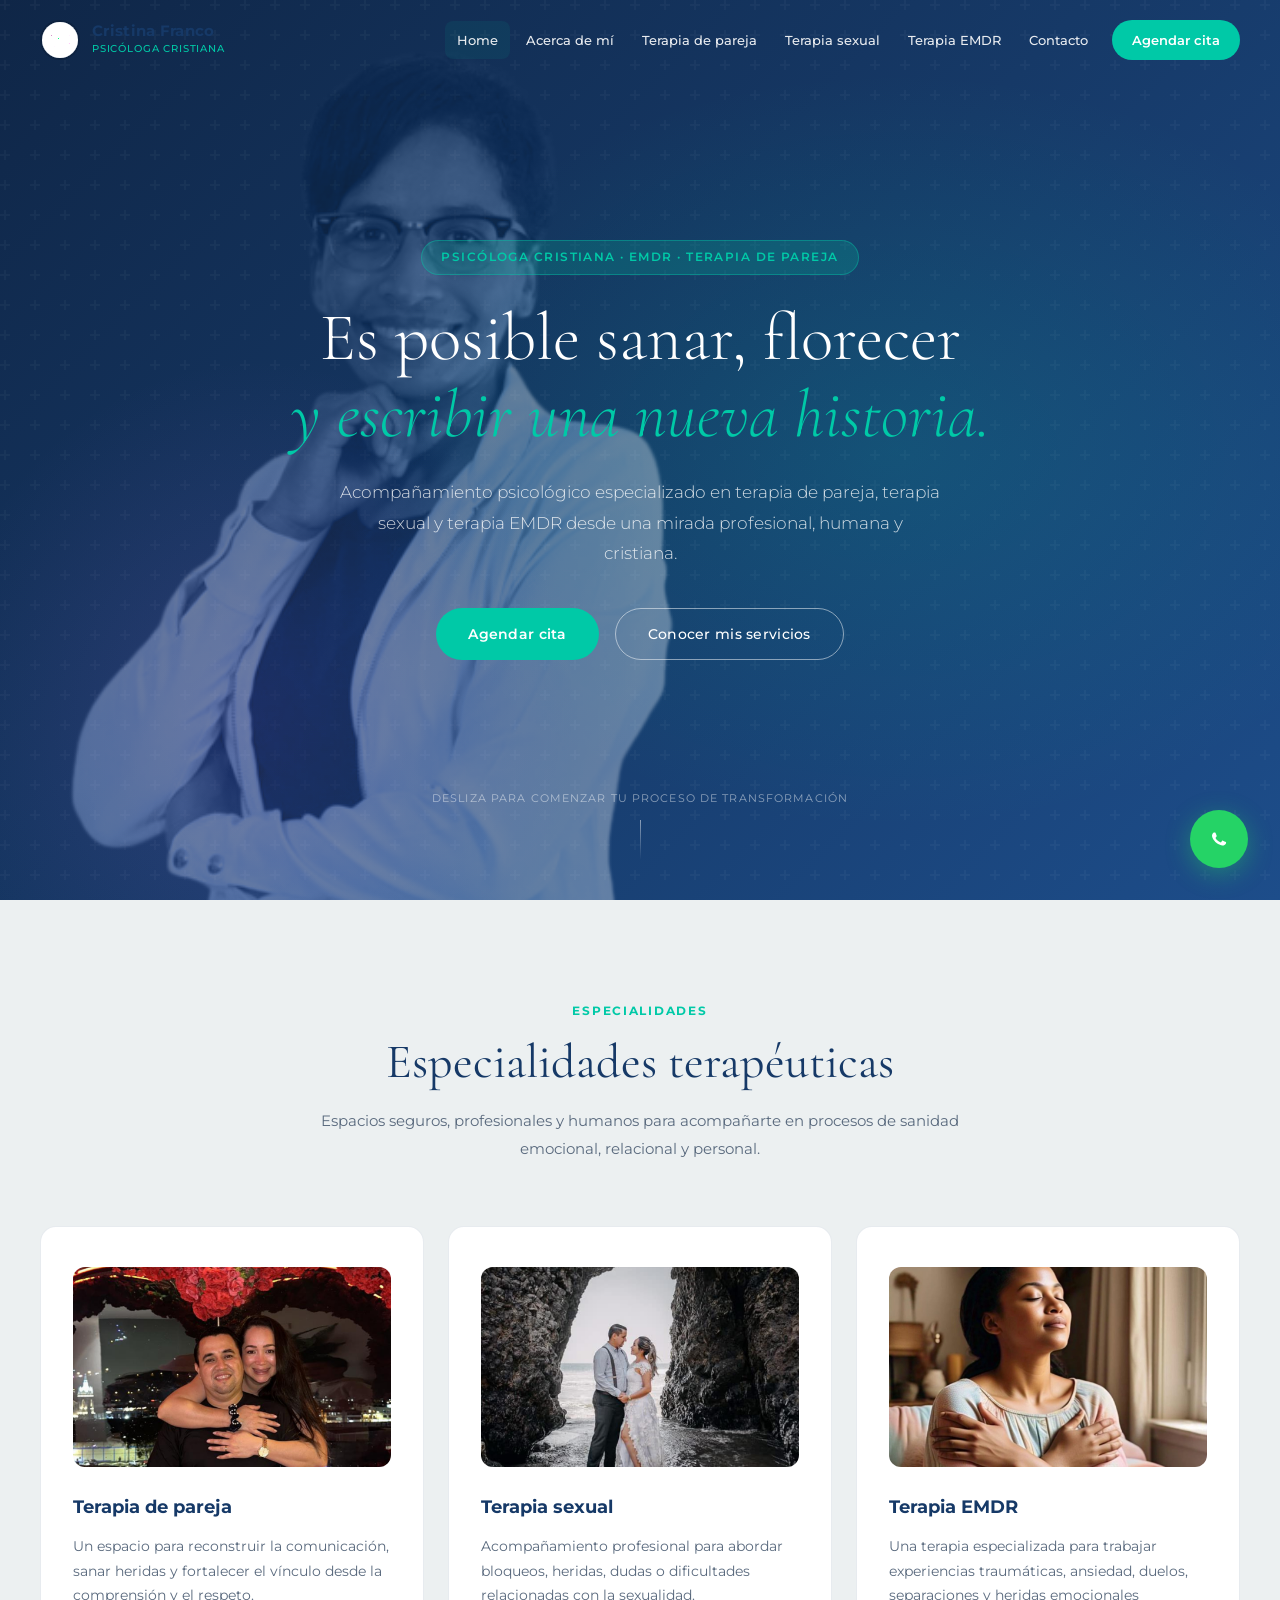
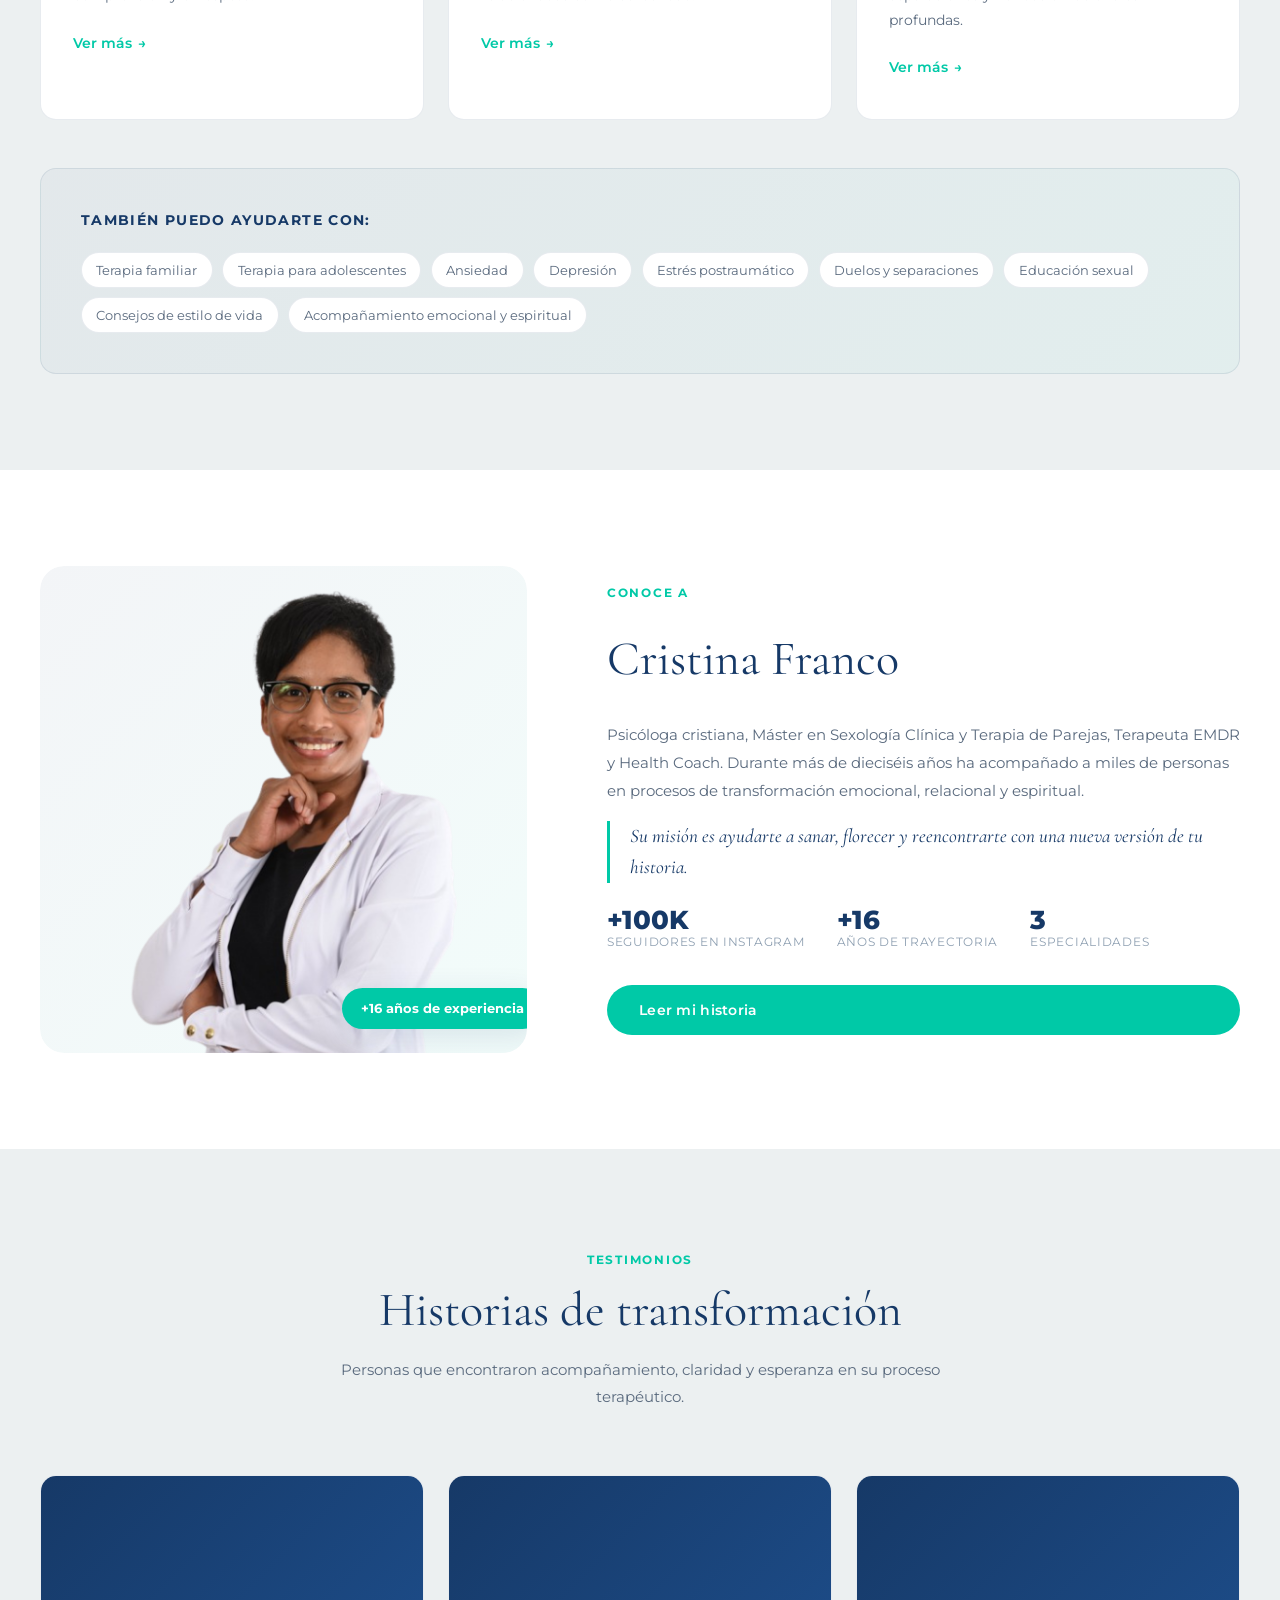
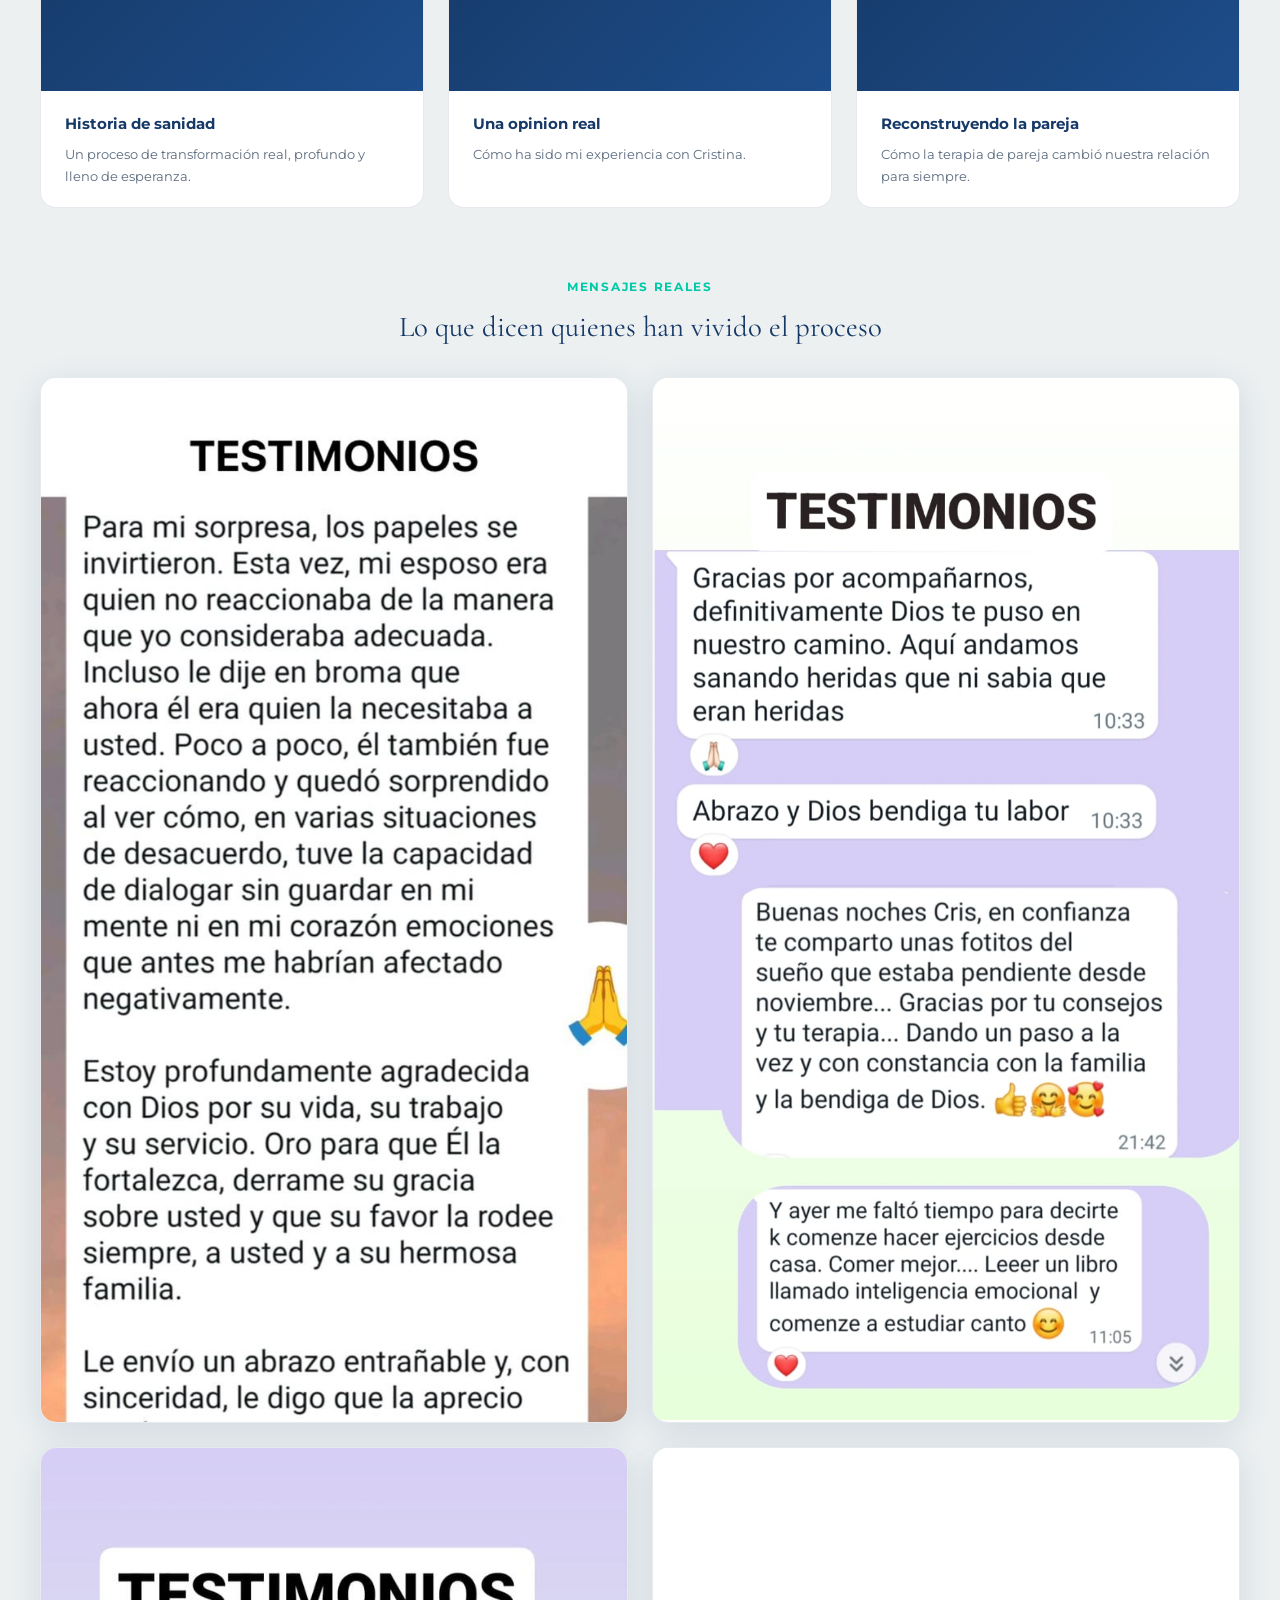
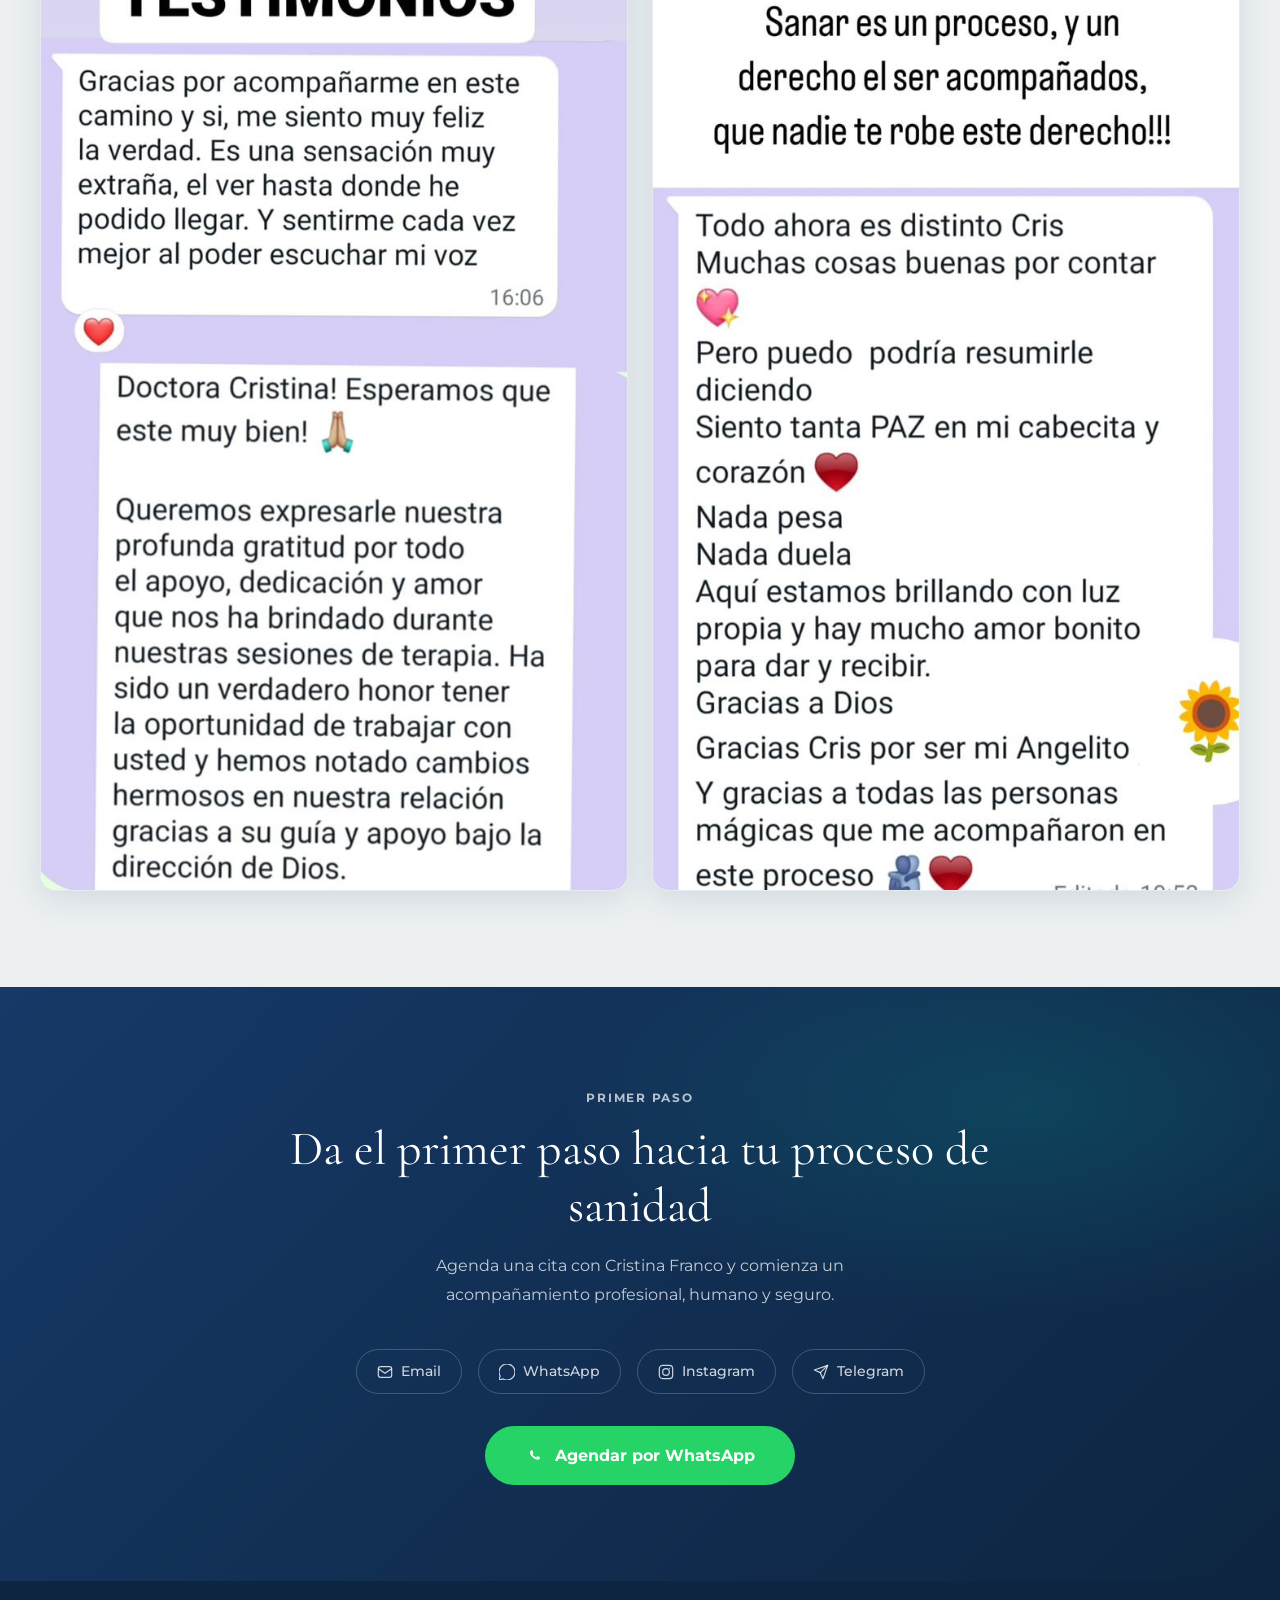
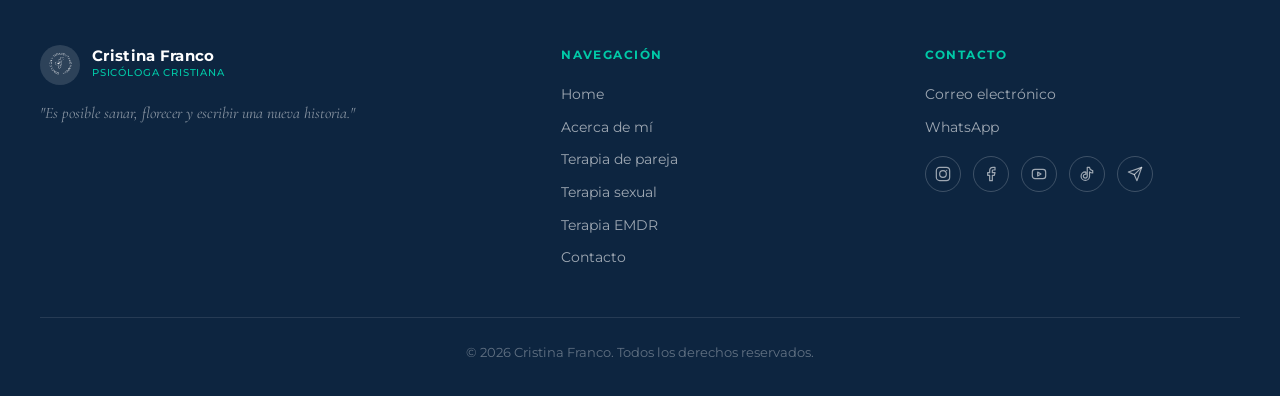
<file: index.html>
<!DOCTYPE html>
<html lang="es">
<head>
  <meta charset="UTF-8" />
  <meta name="viewport" content="width=device-width, initial-scale=1.0" />
  <title>Cristina Franco | Psicóloga Cristiana – Terapia de Pareja, Sexual y EMDR</title>
  <meta name="description" content="Cristina Franco, psicóloga cristiana especialista en terapia de pareja, terapia sexual y terapia EMDR. Más de 16 años acompañando procesos de sanidad emocional." />
  <link rel="icon" type="image/png" href="favicon.png" />
  <link href="https://fonts.googleapis.com/css2?family=Montserrat:ital,wght@0,300;0,400;0,500;0,600;0,700;0,800;1,300;1,400&family=Cormorant+Garamond:ital,wght@0,300;0,400;0,600;1,300;1,400&display=swap" rel="stylesheet" />
  <link rel="stylesheet" href="styles.css" />
</head>
<body>

<!-- HEADER -->
<header class="header" id="header">
  <div class="header-inner">
    <a href="index.html" class="logo">
      <img src="favicon.png" alt="Logo Cristina Franco" class="logo-img" />
      <div class="logo-text">
        <span class="logo-name">Cristina Franco</span>
        <span class="logo-title">Psicóloga Cristiana</span>
      </div>
    </a>
    <nav class="nav" id="nav">
      <a href="index.html" class="nav-link active">Home</a>
      <a href="acerca.html" class="nav-link">Acerca de mí</a>
      <a href="terapia-pareja.html" class="nav-link">Terapia de pareja</a>
      <a href="terapia-sexual.html" class="nav-link">Terapia sexual</a>
      <a href="terapia-emdr.html" class="nav-link">Terapia EMDR</a>
      <a href="contacto.html" class="nav-link">Contacto</a>
      <a href="contacto.html" class="btn-header">Agendar cita</a>
    </nav>
    <button class="hamburger" id="hamburger" aria-label="Menú">
      <span></span><span></span><span></span>
    </button>
  </div>
</header>

<!-- HERO -->
<section class="hero">
  <div class="hero-bg">
    <img src="cristina-hero.png" alt="Cristina Franco" class="hero-photo" />
    <div class="hero-overlay"></div>
    <div class="hero-gradient"></div>
  </div>
  <div class="hero-content">
    <div class="hero-badge animate-fade-up">Psicóloga Cristiana · EMDR · Terapia de Pareja</div>
    <h1 class="hero-title animate-fade-up delay-1">
      Es posible sanar, florecer<br />
      <em>y escribir una nueva historia.</em>
    </h1>
    <p class="hero-sub animate-fade-up delay-2">
      Acompañamiento psicológico especializado en terapia de pareja, terapia sexual y terapia EMDR desde una mirada profesional, humana y cristiana.
    </p>
    <div class="hero-btns animate-fade-up delay-3">
      <a href="https://api.whatsapp.com/send/?phone=593986975737&text=Hola%20vengo%20de%20la%20pagina%20web%20y%20quiero%20agendar%20una%20cita." class="btn-primary" target="_blank">Agendar cita</a>
      <a href="#servicios" class="btn-ghost">Conocer mis servicios</a>
    </div>
  </div>
  <div class="hero-scroll">
    <span>Desliza para comenzar tu proceso de transformación</span>
    <div class="scroll-line"></div>
  </div>
</section>

<!-- SERVICIOS -->
<section class="section" id="servicios">
  <div class="container">
    <div class="section-header reveal">
      <p class="section-label">Especialidades</p>
      <h2 class="section-title">Especialidades terapéuticas</h2>
      <p class="section-sub">Espacios seguros, profesionales y humanos para acompañarte en procesos de sanidad emocional, relacional y personal.</p>
    </div>
    <div class="cards-grid">
      <div class="service-card reveal delay-1">
        <div class="card-icon card-icon-img"><img src="img-pareja.png" alt="Terapia de pareja" /></div>
        <h3>Terapia de pareja</h3>
        <p>Un espacio para reconstruir la comunicación, sanar heridas y fortalecer el vínculo desde la comprensión y el respeto.</p>
        <a href="terapia-pareja.html" class="card-link">Ver más <span>→</span></a>
      </div>
      <div class="service-card reveal delay-2">
        <div class="card-icon card-icon-img"><img src="img-sexual.png" alt="Terapia sexual" /></div>
        <h3>Terapia sexual</h3>
        <p>Acompañamiento profesional para abordar bloqueos, heridas, dudas o dificultades relacionadas con la sexualidad.</p>
        <a href="terapia-sexual.html" class="card-link">Ver más <span>→</span></a>
      </div>
      <div class="service-card reveal delay-3">
        <div class="card-icon card-icon-img"><img src="img-emdr.png" alt="Terapia EMDR" /></div>
        <h3>Terapia EMDR</h3>
        <p>Una terapia especializada para trabajar experiencias traumáticas, ansiedad, duelos, separaciones y heridas emocionales profundas.</p>
        <a href="terapia-emdr.html" class="card-link">Ver más <span>→</span></a>
      </div>
    </div>
    <div class="other-services reveal">
      <p class="other-title">También puedo ayudarte con:</p>
      <div class="other-tags">
        <span>Terapia familiar</span><span>Terapia para adolescentes</span><span>Ansiedad</span>
        <span>Depresión</span><span>Estrés postraumático</span><span>Duelos y separaciones</span>
        <span>Educación sexual</span><span>Consejos de estilo de vida</span><span>Acompañamiento emocional y espiritual</span>
      </div>
    </div>
  </div>
</section>

<!-- SOBRE CRISTINA -->
<section class="section section-alt" id="sobre">
  <div class="container">
    <div class="two-col">
      <div class="col-image reveal">
        <div class="img-frame">
          <div class="img-real">
            <img src="cristina-hero.png" alt="Cristina Franco – Psicóloga Cristiana" />
          </div>
          <div class="img-badge">+16 años de experiencia</div>
        </div>
      </div>
      <div class="col-text reveal delay-2">
        <p class="section-label">Conoce a</p>
        <h2 class="section-title left">Cristina Franco</h2>
        <p class="body-text">Psicóloga cristiana, Máster en Sexología Clínica y Terapia de Parejas, Terapeuta EMDR y Health Coach. Durante más de dieciséis años ha acompañado a miles de personas en procesos de transformación emocional, relacional y espiritual.</p>
        <p class="body-text emotional">Su misión es ayudarte a sanar, florecer y reencontrarte con una nueva versión de tu historia.</p>
        <div class="stats-row">
          <div class="stat"><strong>+100K</strong><span>Seguidores en Instagram</span></div>
          <div class="stat"><strong>+16</strong><span>Años de trayectoria</span></div>
          <div class="stat"><strong>3</strong><span>Especialidades</span></div>
        </div>
        <a href="acerca.html" class="btn-primary">Leer mi historia</a>
      </div>
    </div>
  </div>
</section>

<!-- TESTIMONIOS -->
<section class="section" id="testimonios">
  <div class="container">
    <div class="section-header reveal">
      <p class="section-label">Testimonios</p>
      <h2 class="section-title">Historias de transformación</h2>
      <p class="section-sub">Personas que encontraron acompañamiento, claridad y esperanza en su proceso terapéutico.</p>
    </div>

    <!-- Videos -->
    <div class="video-grid">
      <div class="video-card reveal delay-1">
        <div class="video-wrap">
          <iframe src="https://www.youtube.com/embed/51bfilXAvIU" frameborder="0" allowfullscreen title="Testimonio 1"></iframe>
        </div>
        <div class="video-info">
          <h4>Historia de sanidad</h4>
          <p>Un proceso de transformación real, profundo y lleno de esperanza.</p>
        </div>
      </div>
      <div class="video-card reveal delay-2">
        <div class="video-wrap">
          <iframe src="https://www.youtube.com/embed/tVvbt_k2ZFs" frameborder="0" allowfullscreen title="Testimonio 2"></iframe>
        </div>
        <div class="video-info">
          <h4>Una opinion real</h4>
          <p>Cómo ha sido mi experiencia con Cristina.</p>
        </div>
      </div>
      <div class="video-card reveal delay-3">
        <div class="video-wrap">
          <iframe src="https://www.youtube.com/embed/4Ptkm4jHZpw" frameborder="0" allowfullscreen title="Testimonio 3"></iframe>
        </div>
        <div class="video-info">
          <h4>Reconstruyendo la pareja</h4>
          <p>Cómo la terapia de pareja cambió nuestra relación para siempre.</p>
        </div>
      </div>
    </div>

    <!-- Testimonios escritos -->
    <div class="section-header reveal" style="margin-top:4rem;margin-bottom:2rem;">
      <p class="section-label">Mensajes reales</p>
      <h3 class="section-title" style="font-size:1.8rem;">Lo que dicen quienes han vivido el proceso</h3>
    </div>
    <div class="testimonios-foto-grid">
      <div class="testimonio-foto-card reveal delay-1">
        <img src="testimonio-1.jpg" alt="Testimonio 1" loading="lazy" />
      </div>
      <div class="testimonio-foto-card reveal delay-2">
        <img src="testimonio-2.jpg" alt="Testimonio 2" loading="lazy" />
      </div>
      <div class="testimonio-foto-card reveal delay-3">
        <img src="testimonio-3.jpg" alt="Testimonio 3" loading="lazy" />
      </div>
      <div class="testimonio-foto-card reveal delay-1">
        <img src="testimonio-4.jpg" alt="Testimonio 4" loading="lazy" />
      </div>
    </div>

  </div>
</section>

<!-- CONTACTO HOME -->
<section class="section contact-section" id="contacto">
  <div class="container">
    <div class="contact-inner reveal">
      <p class="section-label light">Primer paso</p>
      <h2 class="section-title light">Da el primer paso hacia tu proceso de sanidad</h2>
      <p class="contact-sub">Agenda una cita con Cristina Franco y comienza un acompañamiento profesional, humano y seguro.</p>
      <div class="contact-links">
        <a href="mailto:consultordesaludfamiliar7@gmail.com" class="contact-item">
          <svg viewBox="0 0 24 24" fill="none"><rect x="2" y="4" width="20" height="16" rx="3" stroke="currentColor" stroke-width="1.8"/><path d="M2 7l10 7 10-7" stroke="currentColor" stroke-width="1.8"/></svg>
          Email
        </a>
        <a href="https://api.whatsapp.com/send/?phone=593986975737&text=Hola%20vengo%20de%20la%20pagina%20web%20y%20quiero%20agendar%20una%20cita." class="contact-item" target="_blank">
          <svg viewBox="0 0 24 24" fill="none"><path d="M20.5 3.5A11.95 11.95 0 0012 0C5.37 0 0 5.37 0 12a11.95 11.95 0 001.67 6.06L0 24l6.12-1.61A11.94 11.94 0 0012 24c6.63 0 12-5.37 12-12 0-3.19-1.25-6.21-3.5-8.5z" stroke="currentColor" stroke-width="1.8"/></svg>
          WhatsApp
        </a>
        <a href="https://www.instagram.com/psicologacristinafranco/" class="contact-item" target="_blank">
          <svg viewBox="0 0 24 24" fill="none"><rect x="2" y="2" width="20" height="20" rx="5" stroke="currentColor" stroke-width="1.8"/><circle cx="12" cy="12" r="5" stroke="currentColor" stroke-width="1.8"/><circle cx="17.5" cy="6.5" r="1" fill="currentColor"/></svg>
          Instagram
        </a>
        <a href="https://t.me/psic_cristina_franco" class="contact-item" target="_blank">
          <svg viewBox="0 0 24 24" fill="none"><path d="M22 2L11 13" stroke="currentColor" stroke-width="1.8" stroke-linecap="round" stroke-linejoin="round"/><path d="M22 2L15 22l-4-9-9-4 20-7z" stroke="currentColor" stroke-width="1.8" stroke-linecap="round" stroke-linejoin="round"/></svg>
          Telegram
        </a>
      </div>
      <a href="https://api.whatsapp.com/send/?phone=593986975737&text=Hola%20vengo%20de%20la%20pagina%20web%20y%20quiero%20agendar%20una%20cita." class="btn-wa" target="_blank">
        <svg viewBox="0 0 24 24" fill="currentColor" width="20" height="20"><path d="M17.472 14.382c-.297-.149-1.758-.867-2.03-.967-.273-.099-.471-.148-.67.15-.197.297-.767.966-.94 1.164-.173.199-.347.223-.644.075-.297-.15-1.255-.463-2.39-1.475-.883-.788-1.48-1.761-1.653-2.059-.173-.297-.018-.458.13-.606.134-.133.298-.347.446-.52.149-.174.198-.298.298-.497.099-.198.05-.371-.025-.52-.075-.149-.669-1.612-.916-2.207-.242-.579-.487-.5-.669-.51-.173-.008-.371-.01-.57-.01-.198 0-.52.074-.792.372-.272.297-1.04 1.016-1.04 2.479 0 1.462 1.065 2.875 1.213 3.074.149.198 2.096 3.2 5.077 4.487.709.306 1.262.489 1.694.625.712.227 1.36.195 1.871.118.571-.085 1.758-.719 2.006-1.413.248-.694.248-1.289.173-1.413-.074-.124-.272-.198-.57-.347z"/></svg>
        Agendar por WhatsApp
      </a>
    </div>
  </div>
</section>

<!-- FOOTER -->
<footer class="footer">
  <div class="container">
    <div class="footer-grid">
      <div class="footer-brand">
        <a href="index.html" class="logo logo-light">
          <img src="7.png" alt="Logo Cristina Franco" class="logo-img logo-img-light" />
          <div class="logo-text"><span class="logo-name">Cristina Franco</span><span class="logo-title">Psicóloga Cristiana</span></div>
        </a>
        <p class="footer-tagline">"Es posible sanar, florecer y escribir una nueva historia."</p>
      </div>
      <div class="footer-nav">
        <h5>Navegación</h5>
        <a href="index.html">Home</a>
        <a href="acerca.html">Acerca de mí</a>
        <a href="terapia-pareja.html">Terapia de pareja</a>
        <a href="terapia-sexual.html">Terapia sexual</a>
        <a href="terapia-emdr.html">Terapia EMDR</a>
        <a href="contacto.html">Contacto</a>
      </div>
      <div class="footer-contact">
        <h5>Contacto</h5>
        <a href="mailto:consultordesaludfamiliar7@gmail.com">Correo electrónico</a>
        <a href="https://api.whatsapp.com/send/?phone=593986975737&text=Hola%20vengo%20de%20la%20pagina%20web%20y%20quiero%20agendar%20una%20cita." target="_blank">WhatsApp</a>
        <div class="social-row">
          <a href="https://www.instagram.com/psicologacristinafranco/" target="_blank" aria-label="Instagram"><svg viewBox="0 0 24 24" fill="none"><rect x="2" y="2" width="20" height="20" rx="5" stroke="currentColor" stroke-width="1.8"/><circle cx="12" cy="12" r="5" stroke="currentColor" stroke-width="1.8"/><circle cx="17.5" cy="6.5" r="1" fill="currentColor"/></svg></a>
          <a href="https://www.facebook.com/CrisFrancoC/" target="_blank" aria-label="Facebook"><svg viewBox="0 0 24 24" fill="none"><path d="M18 2h-3a5 5 0 00-5 5v3H7v4h3v8h4v-8h3l1-4h-4V7a1 1 0 011-1h3z" stroke="currentColor" stroke-width="1.8" stroke-linejoin="round"/></svg></a>
          <a href="https://youtube.com/playlist?list=PLdEfVyNj_Ognds7ngtw7JYfGqXAfa2906&si=lO53yOPcBG0rQOMV" target="_blank" aria-label="YouTube"><svg viewBox="0 0 24 24" fill="none"><rect x="2" y="5" width="20" height="14" rx="4" stroke="currentColor" stroke-width="1.8"/><path d="M10 9l5 3-5 3V9z" stroke="currentColor" stroke-width="1.8" stroke-linejoin="round"/></svg></a>
          <a href="https://vm.tiktok.com/ZMRyhdUm5/" target="_blank" aria-label="TikTok"><svg viewBox="0 0 24 24" fill="none"><path d="M19.59 6.69a4.83 4.83 0 01-3.77-4.25V2h-3.45v13.67a2.89 2.89 0 01-2.88 2.5 2.89 2.89 0 01-2.89-2.89 2.89 2.89 0 012.89-2.89c.28 0 .54.04.79.1V9.01a6.33 6.33 0 00-.79-.05 6.34 6.34 0 00-6.34 6.34 6.34 6.34 0 006.34 6.34 6.34 6.34 0 006.33-6.34V8.89a8.16 8.16 0 004.77 1.52V7a4.85 4.85 0 01-1-.31z" stroke="currentColor" stroke-width="1.8" stroke-linejoin="round"/></svg></a>
          <a href="https://t.me/psic_cristina_franco" target="_blank" aria-label="Telegram"><svg viewBox="0 0 24 24" fill="none"><path d="M22 2L11 13" stroke="currentColor" stroke-width="1.8" stroke-linecap="round" stroke-linejoin="round"/><path d="M22 2L15 22l-4-9-9-4 20-7z" stroke="currentColor" stroke-width="1.8" stroke-linecap="round" stroke-linejoin="round"/></svg></a>
        </div>
      </div>
    </div>
    <div class="footer-bottom"><p>© 2026 Cristina Franco. Todos los derechos reservados.</p></div>
  </div>
</footer>

<!-- WhatsApp FAB -->
<a href="https://api.whatsapp.com/send/?phone=593986975737&text=Hola%20vengo%20de%20la%20pagina%20web%20y%20quiero%20agendar%20una%20cita." class="whatsapp-fab" target="_blank" aria-label="WhatsApp"><svg viewBox="0 0 24 24" fill="currentColor"><path d="M17.472 14.382c-.297-.149-1.758-.867-2.03-.967-.273-.099-.471-.148-.67.15-.197.297-.767.966-.94 1.164-.173.199-.347.223-.644.075-.297-.15-1.255-.463-2.39-1.475-.883-.788-1.48-1.761-1.653-2.059-.173-.297-.018-.458.13-.606.134-.133.298-.347.446-.52.149-.174.198-.298.298-.497.099-.198.05-.371-.025-.52-.075-.149-.669-1.612-.916-2.207-.242-.579-.487-.5-.669-.51-.173-.008-.371-.01-.57-.01-.198 0-.52.074-.792.372-.272.297-1.04 1.016-1.04 2.479 0 1.462 1.065 2.875 1.213 3.074.149.198 2.096 3.2 5.077 4.487.709.306 1.262.489 1.694.625.712.227 1.36.195 1.871.118.571-.085 1.758-.719 2.006-1.413.248-.694.248-1.289.173-1.413-.074-.124-.272-.198-.57-.347z"/></svg></a>

<script src="scripts.js"></script>
</body>
</html>
</file>
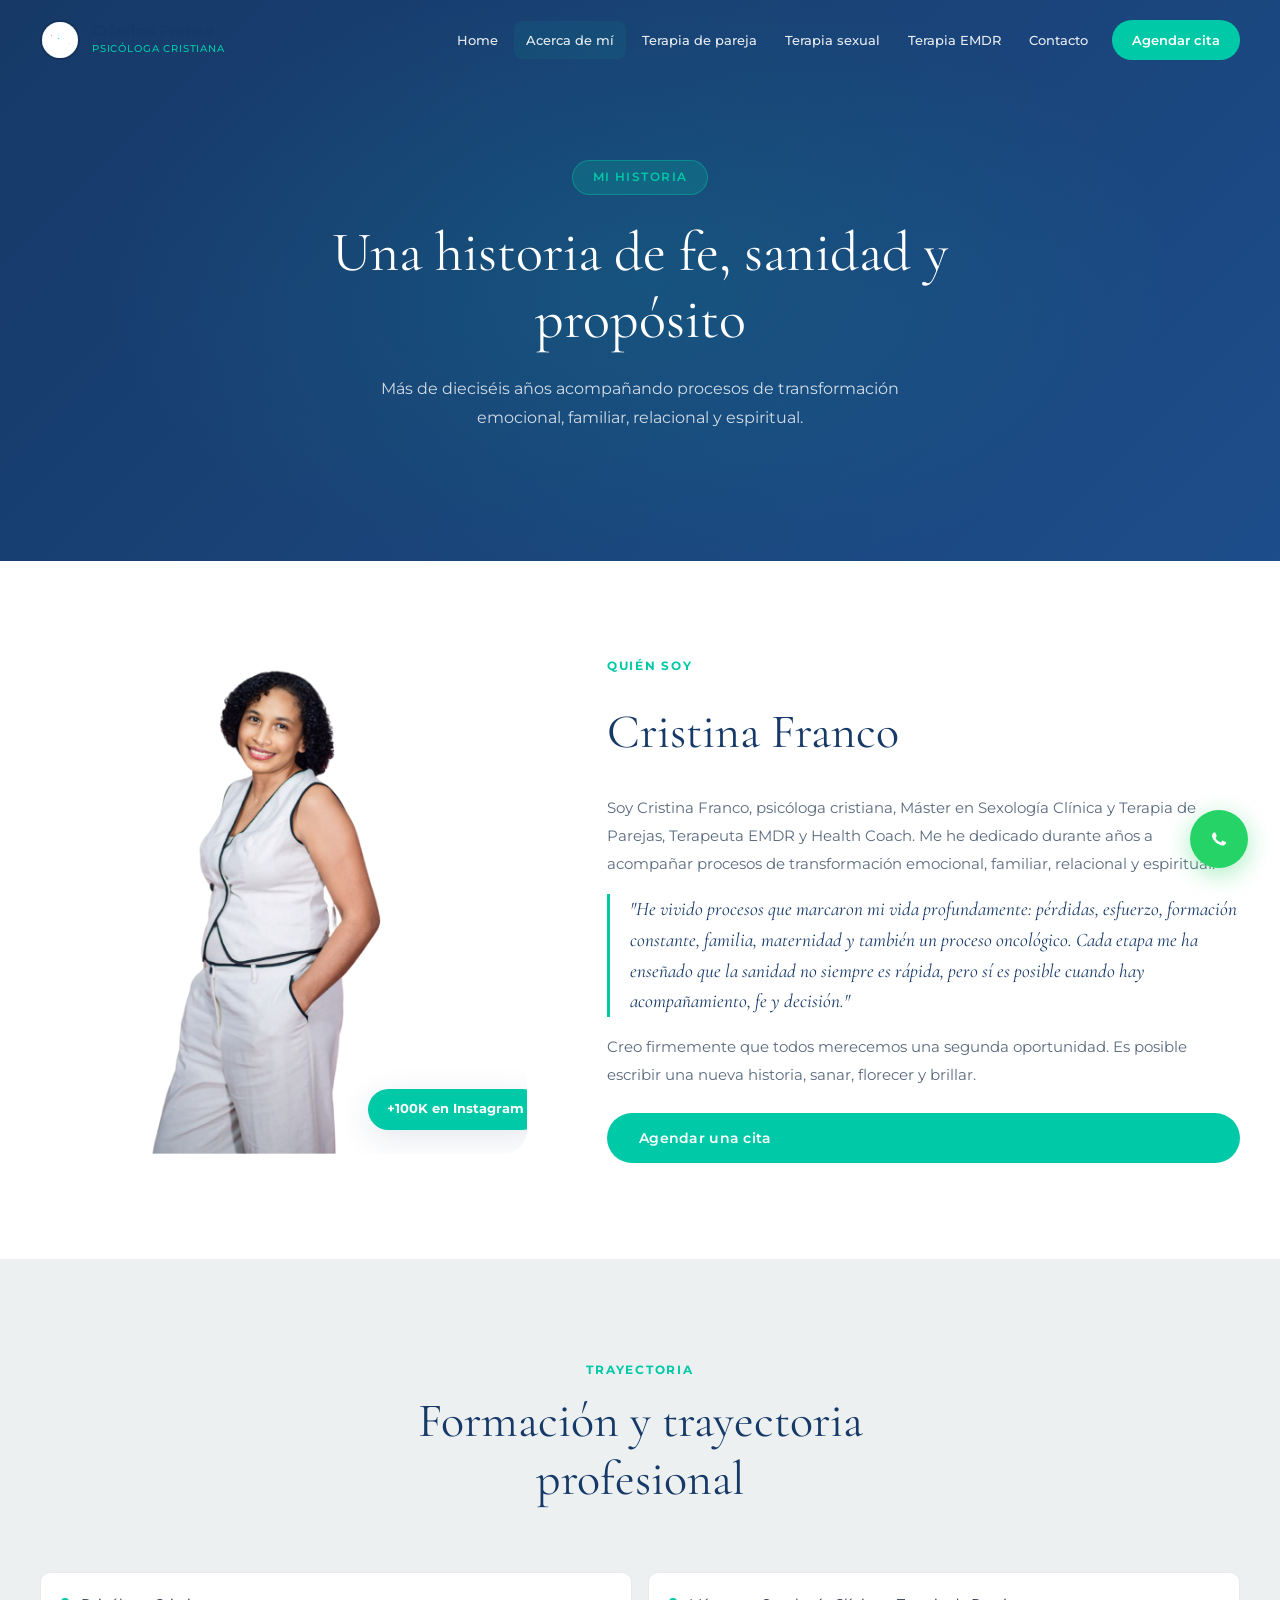
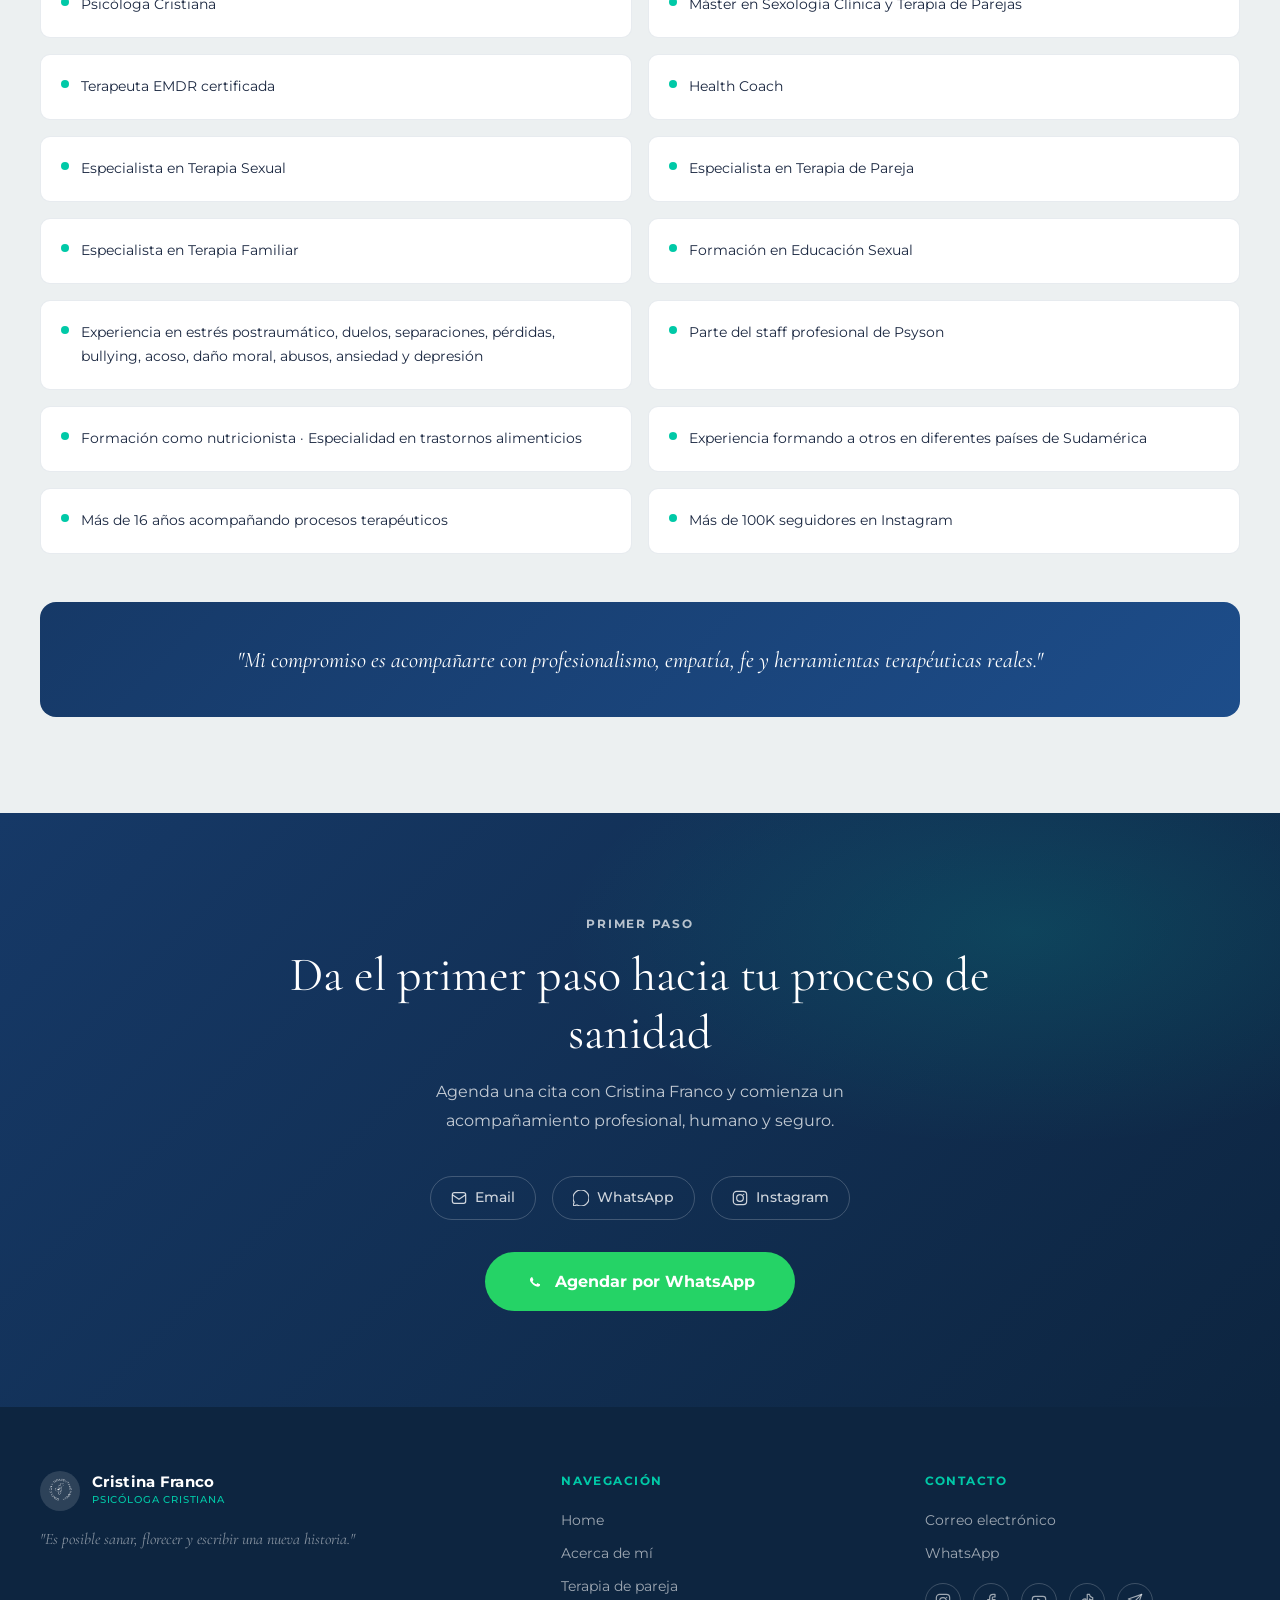
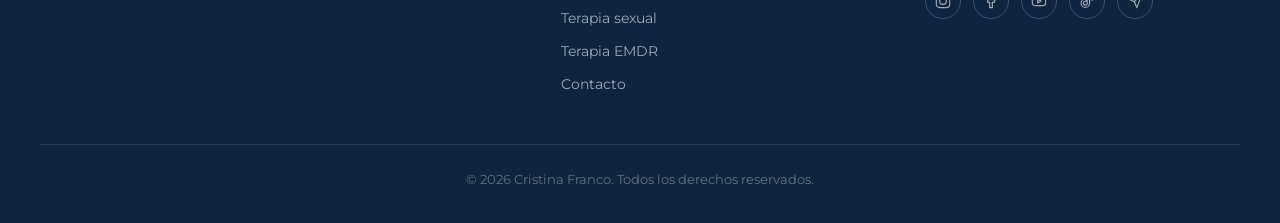
<file: acerca.html>
<!DOCTYPE html>
<html lang="es">
<head>
  <meta charset="UTF-8"/>
  <meta name="viewport" content="width=device-width, initial-scale=1.0"/>
  <title>Acerca de mí | Cristina Franco – Psicóloga Cristiana</title>
  <meta name="description" content="Conoce la historia, formación y trayectoria de Cristina Franco, psicóloga cristiana con más de 16 años de experiencia."/>
  <link rel="icon" type="image/png" href="favicon.png" />
  <link href="https://fonts.googleapis.com/css2?family=Montserrat:ital,wght@0,300;0,400;0,500;0,600;0,700;0,800;1,300;1,400&family=Cormorant+Garamond:ital,wght@0,300;0,400;0,600;1,300;1,400&display=swap" rel="stylesheet"/>
  <link rel="stylesheet" href="styles.css"/>
</head>
<body>

<header class="header scrolled" id="header">
  <div class="header-inner">
    <a href="index.html" class="logo">
      <img src="favicon.png" alt="Logo Cristina Franco" class="logo-img" />
      <div class="logo-text"><span class="logo-name">Cristina Franco</span><span class="logo-title">Psicóloga Cristiana</span></div>
    </a>
    <nav class="nav" id="nav">
      <a href="index.html" class="nav-link">Home</a>
      <a href="acerca.html" class="nav-link active">Acerca de mí</a>
      <a href="terapia-pareja.html" class="nav-link">Terapia de pareja</a>
      <a href="terapia-sexual.html" class="nav-link">Terapia sexual</a>
      <a href="terapia-emdr.html" class="nav-link">Terapia EMDR</a>
      <a href="contacto.html" class="nav-link">Contacto</a>
      <a href="contacto.html" class="btn-header">Agendar cita</a>
    </nav>
    <button class="hamburger" id="hamburger"><span></span><span></span><span></span></button>
  </div>
</header>

<!-- PAGE HERO -->
<section class="page-hero">
  <div class="page-hero-content animate-fade-up">
    <div class="hero-badge">Mi historia</div>
    <h1>Una historia de fe, sanidad y propósito</h1>
    <p>Más de dieciséis años acompañando procesos de transformación emocional, familiar, relacional y espiritual.</p>
  </div>
</section>

<!-- BIOGRAPHY -->
<section class="section section-alt">
  <div class="container">
    <div class="two-col">
      <div class="col-image reveal">
        <div class="img-frame">
          <img src="cristina-acerca.png" alt="Cristina Franco" style="width:100%;height:100%;object-fit:cover;border-radius:24px;" />
          <div class="img-badge">+100K en Instagram</div>
        </div>
      </div>
      <div class="col-text reveal delay-2">
        <p class="section-label">Quién soy</p>
        <h2 class="section-title left">Cristina Franco</h2>
        <p class="body-text">Soy Cristina Franco, psicóloga cristiana, Máster en Sexología Clínica y Terapia de Parejas, Terapeuta EMDR y Health Coach. Me he dedicado durante años a acompañar procesos de transformación emocional, familiar, relacional y espiritual.</p>
        <p class="body-text emotional">"He vivido procesos que marcaron mi vida profundamente: pérdidas, esfuerzo, formación constante, familia, maternidad y también un proceso oncológico. Cada etapa me ha enseñado que la sanidad no siempre es rápida, pero sí es posible cuando hay acompañamiento, fe y decisión."</p>
        <p class="body-text">Creo firmemente que todos merecemos una segunda oportunidad. Es posible escribir una nueva historia, sanar, florecer y brillar.</p>
        <a href="contacto.html" class="btn-primary" style="margin-top:.5rem">Agendar una cita</a>
      </div>
    </div>
  </div>
</section>

<!-- PORTFOLIO -->
<section class="section portfolio-section">
  <div class="container">
    <div class="section-header reveal">
      <p class="section-label">Trayectoria</p>
      <h2 class="section-title">Formación y trayectoria profesional</h2>
    </div>
    <div class="credentials-grid">
      <div class="credential-item reveal delay-1"><div class="cred-dot"></div>Psicóloga Cristiana</div>
      <div class="credential-item reveal delay-1"><div class="cred-dot"></div>Máster en Sexología Clínica y Terapia de Parejas</div>
      <div class="credential-item reveal delay-2"><div class="cred-dot"></div>Terapeuta EMDR certificada</div>
      <div class="credential-item reveal delay-2"><div class="cred-dot"></div>Health Coach</div>
      <div class="credential-item reveal delay-1"><div class="cred-dot"></div>Especialista en Terapia Sexual</div>
      <div class="credential-item reveal delay-1"><div class="cred-dot"></div>Especialista en Terapia de Pareja</div>
      <div class="credential-item reveal delay-2"><div class="cred-dot"></div>Especialista en Terapia Familiar</div>
      <div class="credential-item reveal delay-2"><div class="cred-dot"></div>Formación en Educación Sexual</div>
      <div class="credential-item reveal delay-1"><div class="cred-dot"></div>Experiencia en estrés postraumático, duelos, separaciones, pérdidas, bullying, acoso, daño moral, abusos, ansiedad y depresión</div>
      <div class="credential-item reveal delay-1"><div class="cred-dot"></div>Parte del staff profesional de Psyson</div>
      <div class="credential-item reveal delay-2"><div class="cred-dot"></div>Formación como nutricionista · Especialidad en trastornos alimenticios</div>
      <div class="credential-item reveal delay-2"><div class="cred-dot"></div>Experiencia formando a otros en diferentes países de Sudamérica</div>
      <div class="credential-item reveal delay-1"><div class="cred-dot"></div>Más de 16 años acompañando procesos terapéuticos</div>
      <div class="credential-item reveal delay-1"><div class="cred-dot"></div>Más de 100K seguidores en Instagram</div>
    </div>
    <div class="commitment-box reveal">
      <p>"Mi compromiso es acompañarte con profesionalismo, empatía, fe y herramientas terapéuticas reales."</p>
    </div>
  </div>
</section>

<!-- CONTACTO -->
<section class="section contact-section" id="contacto">
  <div class="container">
    <div class="contact-inner reveal">
      <p class="section-label light">Primer paso</p>
      <h2 class="section-title light">Da el primer paso hacia tu proceso de sanidad</h2>
      <p class="contact-sub">Agenda una cita con Cristina Franco y comienza un acompañamiento profesional, humano y seguro.</p>
      <div class="contact-links">
        <a href="mailto:consultordesaludfamiliar7@gmail.com" class="contact-item"><svg viewBox="0 0 24 24" fill="none"><rect x="2" y="4" width="20" height="16" rx="3" stroke="currentColor" stroke-width="1.8"/><path d="M2 7l10 7 10-7" stroke="currentColor" stroke-width="1.8"/></svg>Email</a>
        <a href="https://api.whatsapp.com/send/?phone=593986975737&text=Hola%20vengo%20de%20la%20pagina%20web%20y%20quiero%20agendar%20una%20cita." class="contact-item" target="_blank"><svg viewBox="0 0 24 24" fill="none"><path d="M20.5 3.5A11.95 11.95 0 0012 0C5.37 0 0 5.37 0 12a11.95 11.95 0 001.67 6.06L0 24l6.12-1.61A11.94 11.94 0 0012 24c6.63 0 12-5.37 12-12 0-3.19-1.25-6.21-3.5-8.5z" stroke="currentColor" stroke-width="1.8"/></svg>WhatsApp</a>
        <a href="https://www.instagram.com/psicologacristinafranco/" class="contact-item" target="_blank"><svg viewBox="0 0 24 24" fill="none"><rect x="2" y="2" width="20" height="20" rx="5" stroke="currentColor" stroke-width="1.8"/><circle cx="12" cy="12" r="5" stroke="currentColor" stroke-width="1.8"/><circle cx="17.5" cy="6.5" r="1" fill="currentColor"/></svg>Instagram</a>
      </div>
      <a href="https://api.whatsapp.com/send/?phone=593986975737&text=Hola%20vengo%20de%20la%20pagina%20web%20y%20quiero%20agendar%20una%20cita." class="btn-wa" target="_blank"><svg viewBox="0 0 24 24" fill="currentColor" width="20" height="20"><path d="M17.472 14.382c-.297-.149-1.758-.867-2.03-.967-.273-.099-.471-.148-.67.15-.197.297-.767.966-.94 1.164-.173.199-.347.223-.644.075-.297-.15-1.255-.463-2.39-1.475-.883-.788-1.48-1.761-1.653-2.059-.173-.297-.018-.458.13-.606.134-.133.298-.347.446-.52.149-.174.198-.298.298-.497.099-.198.05-.371-.025-.52-.075-.149-.669-1.612-.916-2.207-.242-.579-.487-.5-.669-.51-.173-.008-.371-.01-.57-.01-.198 0-.52.074-.792.372-.272.297-1.04 1.016-1.04 2.479 0 1.462 1.065 2.875 1.213 3.074.149.198 2.096 3.2 5.077 4.487.709.306 1.262.489 1.694.625.712.227 1.36.195 1.871.118.571-.085 1.758-.719 2.006-1.413.248-.694.248-1.289.173-1.413-.074-.124-.272-.198-.57-.347z"/></svg>Agendar por WhatsApp</a>
    </div>
  </div>
</section>

<footer class="footer">
  <div class="container">
    <div class="footer-grid">
      <div class="footer-brand">
        <a href="index.html" class="logo logo-light">
          <img src="7.png" alt="Logo Cristina Franco" class="logo-img logo-img-light" />
          <div class="logo-text"><span class="logo-name">Cristina Franco</span><span class="logo-title">Psicóloga Cristiana</span></div>
        </a>
        <p class="footer-tagline">"Es posible sanar, florecer y escribir una nueva historia."</p>
      </div>
      <div class="footer-nav">
        <h5>Navegación</h5>
        <a href="index.html">Home</a>
        <a href="acerca.html">Acerca de mí</a>
        <a href="terapia-pareja.html">Terapia de pareja</a>
        <a href="terapia-sexual.html">Terapia sexual</a>
        <a href="terapia-emdr.html">Terapia EMDR</a>
        <a href="contacto.html">Contacto</a>
      </div>
      <div class="footer-contact">
        <h5>Contacto</h5>
        <a href="mailto:consultordesaludfamiliar7@gmail.com">Correo electrónico</a>
        <a href="https://api.whatsapp.com/send/?phone=593986975737&text=Hola%20vengo%20de%20la%20pagina%20web%20y%20quiero%20agendar%20una%20cita." target="_blank">WhatsApp</a>
        <div class="social-row">
          <a href="https://www.instagram.com/psicologacristinafranco/" target="_blank" aria-label="Instagram"><svg viewBox="0 0 24 24" fill="none"><rect x="2" y="2" width="20" height="20" rx="5" stroke="currentColor" stroke-width="1.8"/><circle cx="12" cy="12" r="5" stroke="currentColor" stroke-width="1.8"/><circle cx="17.5" cy="6.5" r="1" fill="currentColor"/></svg></a>
          <a href="https://www.facebook.com/CrisFrancoC/" target="_blank" aria-label="Facebook"><svg viewBox="0 0 24 24" fill="none"><path d="M18 2h-3a5 5 0 00-5 5v3H7v4h3v8h4v-8h3l1-4h-4V7a1 1 0 011-1h3z" stroke="currentColor" stroke-width="1.8" stroke-linejoin="round"/></svg></a>
          <a href="https://youtube.com/playlist?list=PLdEfVyNj_Ognds7ngtw7JYfGqXAfa2906&si=lO53yOPcBG0rQOMV" target="_blank" aria-label="YouTube"><svg viewBox="0 0 24 24" fill="none"><rect x="2" y="5" width="20" height="14" rx="4" stroke="currentColor" stroke-width="1.8"/><path d="M10 9l5 3-5 3V9z" stroke="currentColor" stroke-width="1.8" stroke-linejoin="round"/></svg></a>
          <a href="https://vm.tiktok.com/ZMRyhdUm5/" target="_blank" aria-label="TikTok"><svg viewBox="0 0 24 24" fill="none"><path d="M19.59 6.69a4.83 4.83 0 01-3.77-4.25V2h-3.45v13.67a2.89 2.89 0 01-2.88 2.5 2.89 2.89 0 01-2.89-2.89 2.89 2.89 0 012.89-2.89c.28 0 .54.04.79.1V9.01a6.33 6.33 0 00-.79-.05 6.34 6.34 0 00-6.34 6.34 6.34 6.34 0 006.34 6.34 6.34 6.34 0 006.33-6.34V8.89a8.16 8.16 0 004.77 1.52V7a4.85 4.85 0 01-1-.31z" stroke="currentColor" stroke-width="1.8" stroke-linejoin="round"/></svg></a>
          <a href="https://t.me/psic_cristina_franco" target="_blank" aria-label="Telegram"><svg viewBox="0 0 24 24" fill="none"><path d="M22 2L11 13" stroke="currentColor" stroke-width="1.8" stroke-linecap="round" stroke-linejoin="round"/><path d="M22 2L15 22l-4-9-9-4 20-7z" stroke="currentColor" stroke-width="1.8" stroke-linecap="round" stroke-linejoin="round"/></svg></a>
        </div>
      </div>
    </div>
    <div class="footer-bottom"><p>© 2026 Cristina Franco. Todos los derechos reservados.</p></div>
  </div>
</footer>
<a href="https://api.whatsapp.com/send/?phone=593986975737&text=Hola%20vengo%20de%20la%20pagina%20web%20y%20quiero%20agendar%20una%20cita." class="whatsapp-fab" target="_blank" aria-label="WhatsApp"><svg viewBox="0 0 24 24" fill="currentColor"><path d="M17.472 14.382c-.297-.149-1.758-.867-2.03-.967-.273-.099-.471-.148-.67.15-.197.297-.767.966-.94 1.164-.173.199-.347.223-.644.075-.297-.15-1.255-.463-2.39-1.475-.883-.788-1.48-1.761-1.653-2.059-.173-.297-.018-.458.13-.606.134-.133.298-.347.446-.52.149-.174.198-.298.298-.497.099-.198.05-.371-.025-.52-.075-.149-.669-1.612-.916-2.207-.242-.579-.487-.5-.669-.51-.173-.008-.371-.01-.57-.01-.198 0-.52.074-.792.372-.272.297-1.04 1.016-1.04 2.479 0 1.462 1.065 2.875 1.213 3.074.149.198 2.096 3.2 5.077 4.487.709.306 1.262.489 1.694.625.712.227 1.36.195 1.871.118.571-.085 1.758-.719 2.006-1.413.248-.694.248-1.289.173-1.413-.074-.124-.272-.198-.57-.347z"/></svg></a>
<script src="scripts.js"></script>
</body>
</html>
</file>
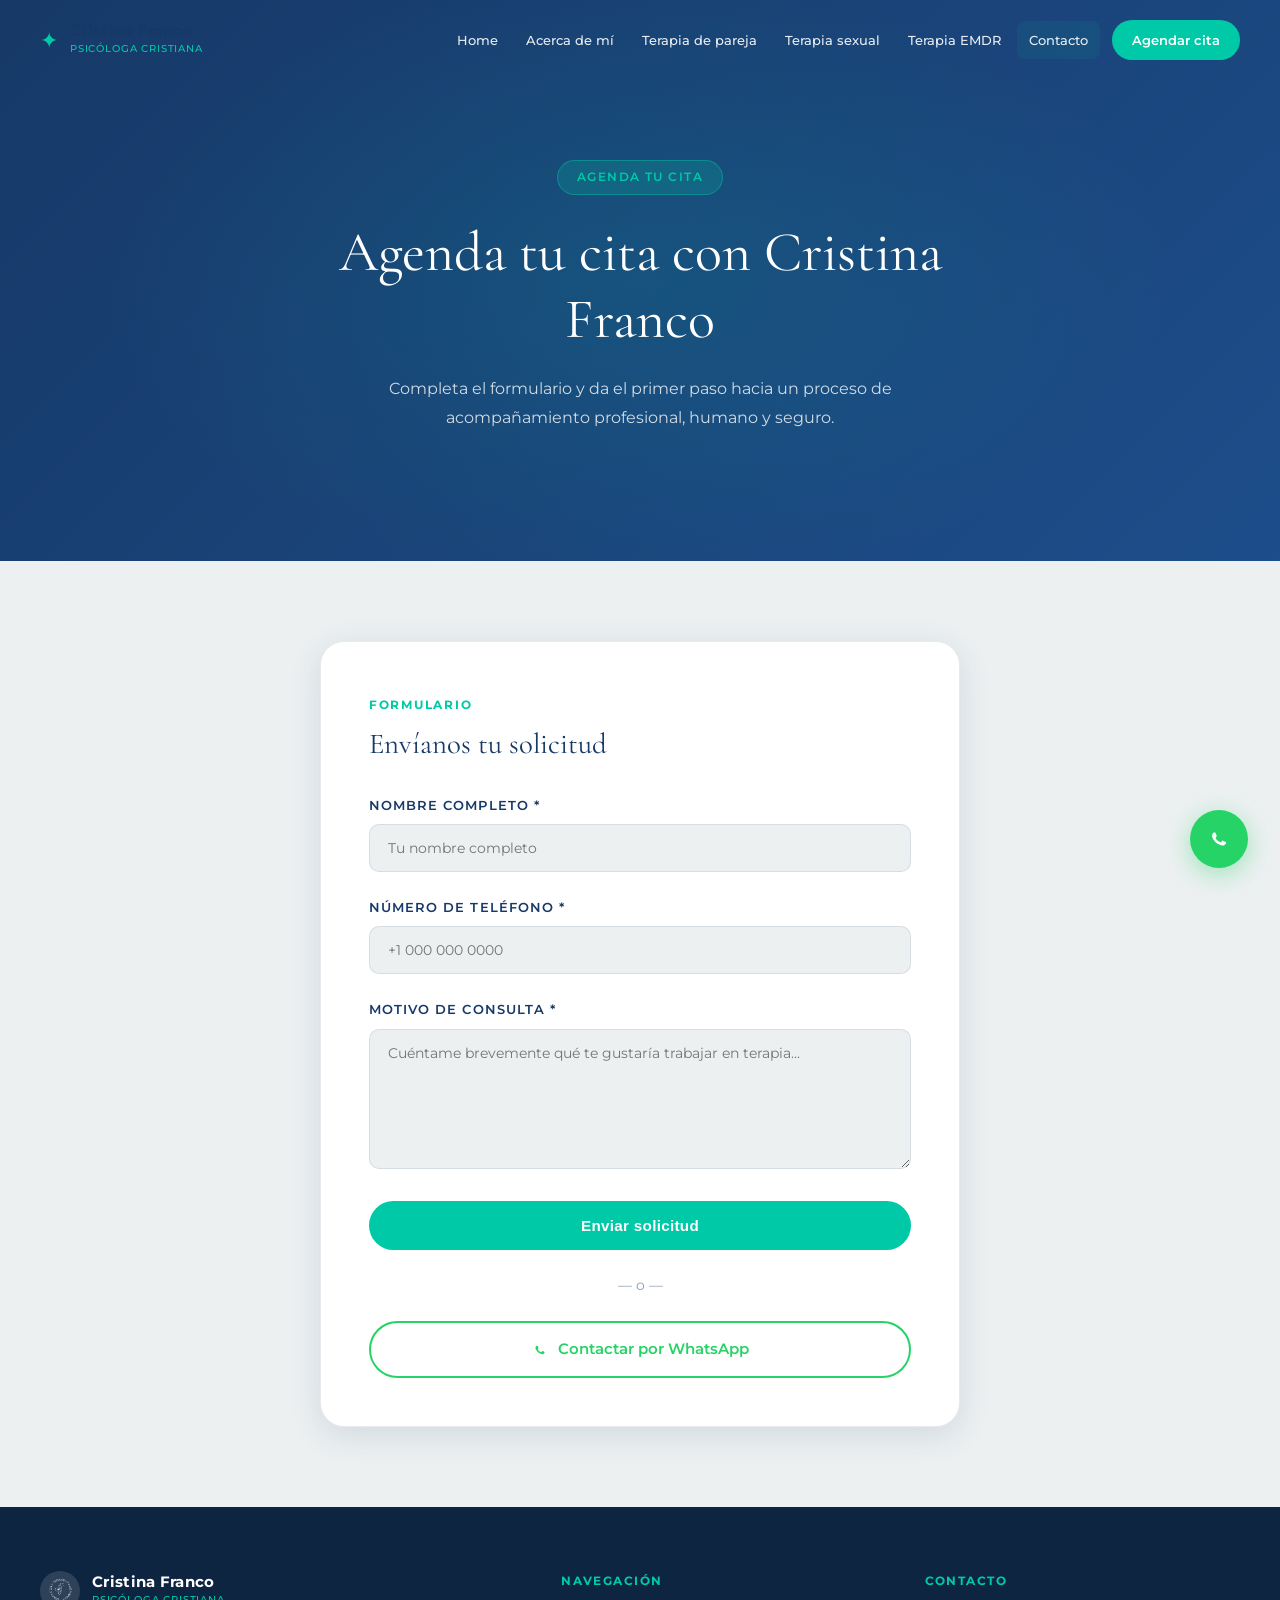
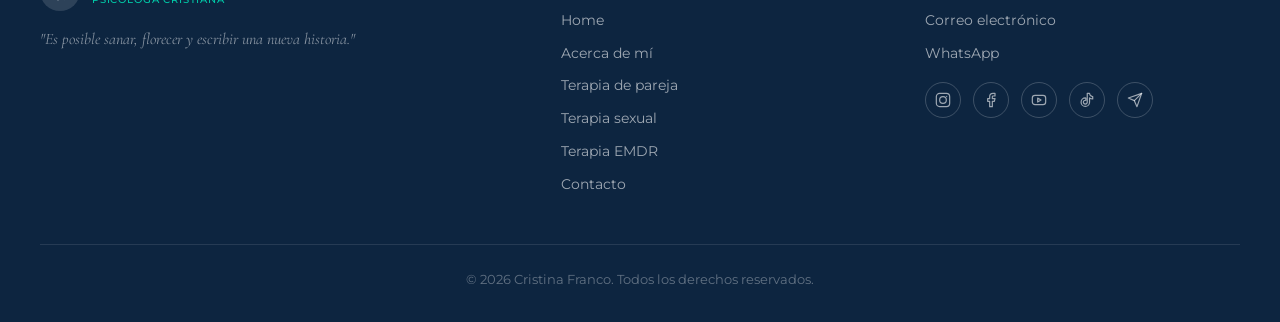
<file: contacto.html>
<!DOCTYPE html>
<html lang="es">
<head>
  <meta charset="UTF-8"/>
  <meta name="viewport" content="width=device-width, initial-scale=1.0"/>
  <title>Contacto | Cristina Franco – Psicóloga Cristiana</title>
  <meta name="description" content="Agenda tu cita con Cristina Franco. Acompañamiento psicológico profesional, humano y seguro."/>
  <link rel="icon" type="image/png" href="favicon.png" />
  <link href="https://fonts.googleapis.com/css2?family=Montserrat:ital,wght@0,300;0,400;0,500;0,600;0,700;0,800;1,300;1,400&family=Cormorant+Garamond:ital,wght@0,300;0,400;0,600;1,300;1,400&display=swap" rel="stylesheet"/>
  <link rel="stylesheet" href="styles.css"/>
</head>
<body>
<header class="header scrolled" id="header">
  <div class="header-inner">
    <a href="index.html" class="logo"><span class="logo-icon">✦</span><div class="logo-text"><span class="logo-name">Cristina Franco</span><span class="logo-title">Psicóloga Cristiana</span></div></a>
    <nav class="nav" id="nav">
      <a href="index.html" class="nav-link">Home</a><a href="acerca.html" class="nav-link">Acerca de mí</a><a href="terapia-pareja.html" class="nav-link">Terapia de pareja</a><a href="terapia-sexual.html" class="nav-link">Terapia sexual</a><a href="terapia-emdr.html" class="nav-link">Terapia EMDR</a><a href="contacto.html" class="nav-link active">Contacto</a>
      <a href="contacto.html" class="btn-header">Agendar cita</a>
    </nav>
    <button class="hamburger" id="hamburger"><span></span><span></span><span></span></button>
  </div>
</header>

<section class="page-hero">
  <div class="page-hero-content animate-fade-up">
    <div class="hero-badge">Agenda tu cita</div>
    <h1>Agenda tu cita con Cristina Franco</h1>
    <p>Completa el formulario y da el primer paso hacia un proceso de acompañamiento profesional, humano y seguro.</p>
  </div>
</section>

<section class="contact-form-section">
  <div class="container">
    <div class="contact-form-wrap reveal">
      <div class="section-header" style="margin-bottom:2rem;text-align:left">
        <p class="section-label">Formulario</p>
        <h2 class="section-title left" style="font-size:1.8rem">Envíanos tu solicitud</h2>
      </div>
      <form id="contactForm" action="mailto:consultordesaludfamiliar7@gmail.com" method="post" enctype="text/plain">
        <div class="form-group">
          <label for="name">Nombre completo *</label>
          <input type="text" id="name" name="name" placeholder="Tu nombre completo" required autocomplete="name"/>
        </div>
        <div class="form-group">
          <label for="phone">Número de teléfono *</label>
          <input type="tel" id="phone" name="phone" placeholder="+1 000 000 0000" required autocomplete="tel"/>
        </div>
        <div class="form-group">
          <label for="message">Motivo de consulta *</label>
          <textarea id="message" name="message" placeholder="Cuéntame brevemente qué te gustaría trabajar en terapia..." required></textarea>
        </div>
        <button type="submit" class="btn-primary" style="width:100%;justify-content:center;font-size:.95rem;padding:1rem">Enviar solicitud</button>
        <div id="formSuccess" class="form-msg"></div>
        <div id="formError" class="form-msg"></div>
      </form>
      <div class="form-divider">— o —</div>
      <a href="https://api.whatsapp.com/send/?phone=593986975737&text=Hola%20vengo%20de%20la%20pagina%20web%20y%20quiero%20agendar%20una%20cita." class="btn-wa-alt" target="_blank">
        <svg viewBox="0 0 24 24" fill="currentColor" width="18" height="18"><path d="M17.472 14.382c-.297-.149-1.758-.867-2.03-.967-.273-.099-.471-.148-.67.15-.197.297-.767.966-.94 1.164-.173.199-.347.223-.644.075-.297-.15-1.255-.463-2.39-1.475-.883-.788-1.48-1.761-1.653-2.059-.173-.297-.018-.458.13-.606.134-.133.298-.347.446-.52.149-.174.198-.298.298-.497.099-.198.05-.371-.025-.52-.075-.149-.669-1.612-.916-2.207-.242-.579-.487-.5-.669-.51-.173-.008-.371-.01-.57-.01-.198 0-.52.074-.792.372-.272.297-1.04 1.016-1.04 2.479 0 1.462 1.065 2.875 1.213 3.074.149.198 2.096 3.2 5.077 4.487.709.306 1.262.489 1.694.625.712.227 1.36.195 1.871.118.571-.085 1.758-.719 2.006-1.413.248-.694.248-1.289.173-1.413-.074-.124-.272-.198-.57-.347z"/></svg>
        Contactar por WhatsApp
      </a>
    </div>
  </div>
</section>

<footer class="footer">
  <div class="container">
    <div class="footer-grid">
      <div class="footer-brand">
        <a href="index.html" class="logo logo-light">
          <img src="7.png" alt="Logo Cristina Franco" class="logo-img logo-img-light" />
          <div class="logo-text"><span class="logo-name">Cristina Franco</span><span class="logo-title">Psicóloga Cristiana</span></div>
        </a>
        <p class="footer-tagline">"Es posible sanar, florecer y escribir una nueva historia."</p>
      </div>
      <div class="footer-nav">
        <h5>Navegación</h5>
        <a href="index.html">Home</a>
        <a href="acerca.html">Acerca de mí</a>
        <a href="terapia-pareja.html">Terapia de pareja</a>
        <a href="terapia-sexual.html">Terapia sexual</a>
        <a href="terapia-emdr.html">Terapia EMDR</a>
        <a href="contacto.html">Contacto</a>
      </div>
      <div class="footer-contact">
        <h5>Contacto</h5>
        <a href="mailto:consultordesaludfamiliar7@gmail.com">Correo electrónico</a>
        <a href="https://api.whatsapp.com/send/?phone=593986975737&text=Hola%20vengo%20de%20la%20pagina%20web%20y%20quiero%20agendar%20una%20cita." target="_blank">WhatsApp</a>
        <div class="social-row">
          <a href="https://www.instagram.com/psicologacristinafranco/" target="_blank" aria-label="Instagram"><svg viewBox="0 0 24 24" fill="none"><rect x="2" y="2" width="20" height="20" rx="5" stroke="currentColor" stroke-width="1.8"/><circle cx="12" cy="12" r="5" stroke="currentColor" stroke-width="1.8"/><circle cx="17.5" cy="6.5" r="1" fill="currentColor"/></svg></a>
          <a href="https://www.facebook.com/CrisFrancoC/" target="_blank" aria-label="Facebook"><svg viewBox="0 0 24 24" fill="none"><path d="M18 2h-3a5 5 0 00-5 5v3H7v4h3v8h4v-8h3l1-4h-4V7a1 1 0 011-1h3z" stroke="currentColor" stroke-width="1.8" stroke-linejoin="round"/></svg></a>
          <a href="https://youtube.com/playlist?list=PLdEfVyNj_Ognds7ngtw7JYfGqXAfa2906&si=lO53yOPcBG0rQOMV" target="_blank" aria-label="YouTube"><svg viewBox="0 0 24 24" fill="none"><rect x="2" y="5" width="20" height="14" rx="4" stroke="currentColor" stroke-width="1.8"/><path d="M10 9l5 3-5 3V9z" stroke="currentColor" stroke-width="1.8" stroke-linejoin="round"/></svg></a>
          <a href="https://vm.tiktok.com/ZMRyhdUm5/" target="_blank" aria-label="TikTok"><svg viewBox="0 0 24 24" fill="none"><path d="M19.59 6.69a4.83 4.83 0 01-3.77-4.25V2h-3.45v13.67a2.89 2.89 0 01-2.88 2.5 2.89 2.89 0 01-2.89-2.89 2.89 2.89 0 012.89-2.89c.28 0 .54.04.79.1V9.01a6.33 6.33 0 00-.79-.05 6.34 6.34 0 00-6.34 6.34 6.34 6.34 0 006.34 6.34 6.34 6.34 0 006.33-6.34V8.89a8.16 8.16 0 004.77 1.52V7a4.85 4.85 0 01-1-.31z" stroke="currentColor" stroke-width="1.8" stroke-linejoin="round"/></svg></a>
          <a href="https://t.me/psic_cristina_franco" target="_blank" aria-label="Telegram"><svg viewBox="0 0 24 24" fill="none"><path d="M22 2L11 13" stroke="currentColor" stroke-width="1.8" stroke-linecap="round" stroke-linejoin="round"/><path d="M22 2L15 22l-4-9-9-4 20-7z" stroke="currentColor" stroke-width="1.8" stroke-linecap="round" stroke-linejoin="round"/></svg></a>
        </div>
      </div>
    </div>
    <div class="footer-bottom"><p>© 2026 Cristina Franco. Todos los derechos reservados.</p></div>
  </div>
</footer>
<a href="https://api.whatsapp.com/send/?phone=593986975737&text=Hola%20vengo%20de%20la%20pagina%20web%20y%20quiero%20agendar%20una%20cita." class="whatsapp-fab" target="_blank" aria-label="WhatsApp"><svg viewBox="0 0 24 24" fill="currentColor"><path d="M17.472 14.382c-.297-.149-1.758-.867-2.03-.967-.273-.099-.471-.148-.67.15-.197.297-.767.966-.94 1.164-.173.199-.347.223-.644.075-.297-.15-1.255-.463-2.39-1.475-.883-.788-1.48-1.761-1.653-2.059-.173-.297-.018-.458.13-.606.134-.133.298-.347.446-.52.149-.174.198-.298.298-.497.099-.198.05-.371-.025-.52-.075-.149-.669-1.612-.916-2.207-.242-.579-.487-.5-.669-.51-.173-.008-.371-.01-.57-.01-.198 0-.52.074-.792.372-.272.297-1.04 1.016-1.04 2.479 0 1.462 1.065 2.875 1.213 3.074.149.198 2.096 3.2 5.077 4.487.709.306 1.262.489 1.694.625.712.227 1.36.195 1.871.118.571-.085 1.758-.719 2.006-1.413.248-.694.248-1.289.173-1.413-.074-.124-.272-.198-.57-.347z"/></svg></a>
<script src="scripts.js"></script>
</body>
</html>
</file>
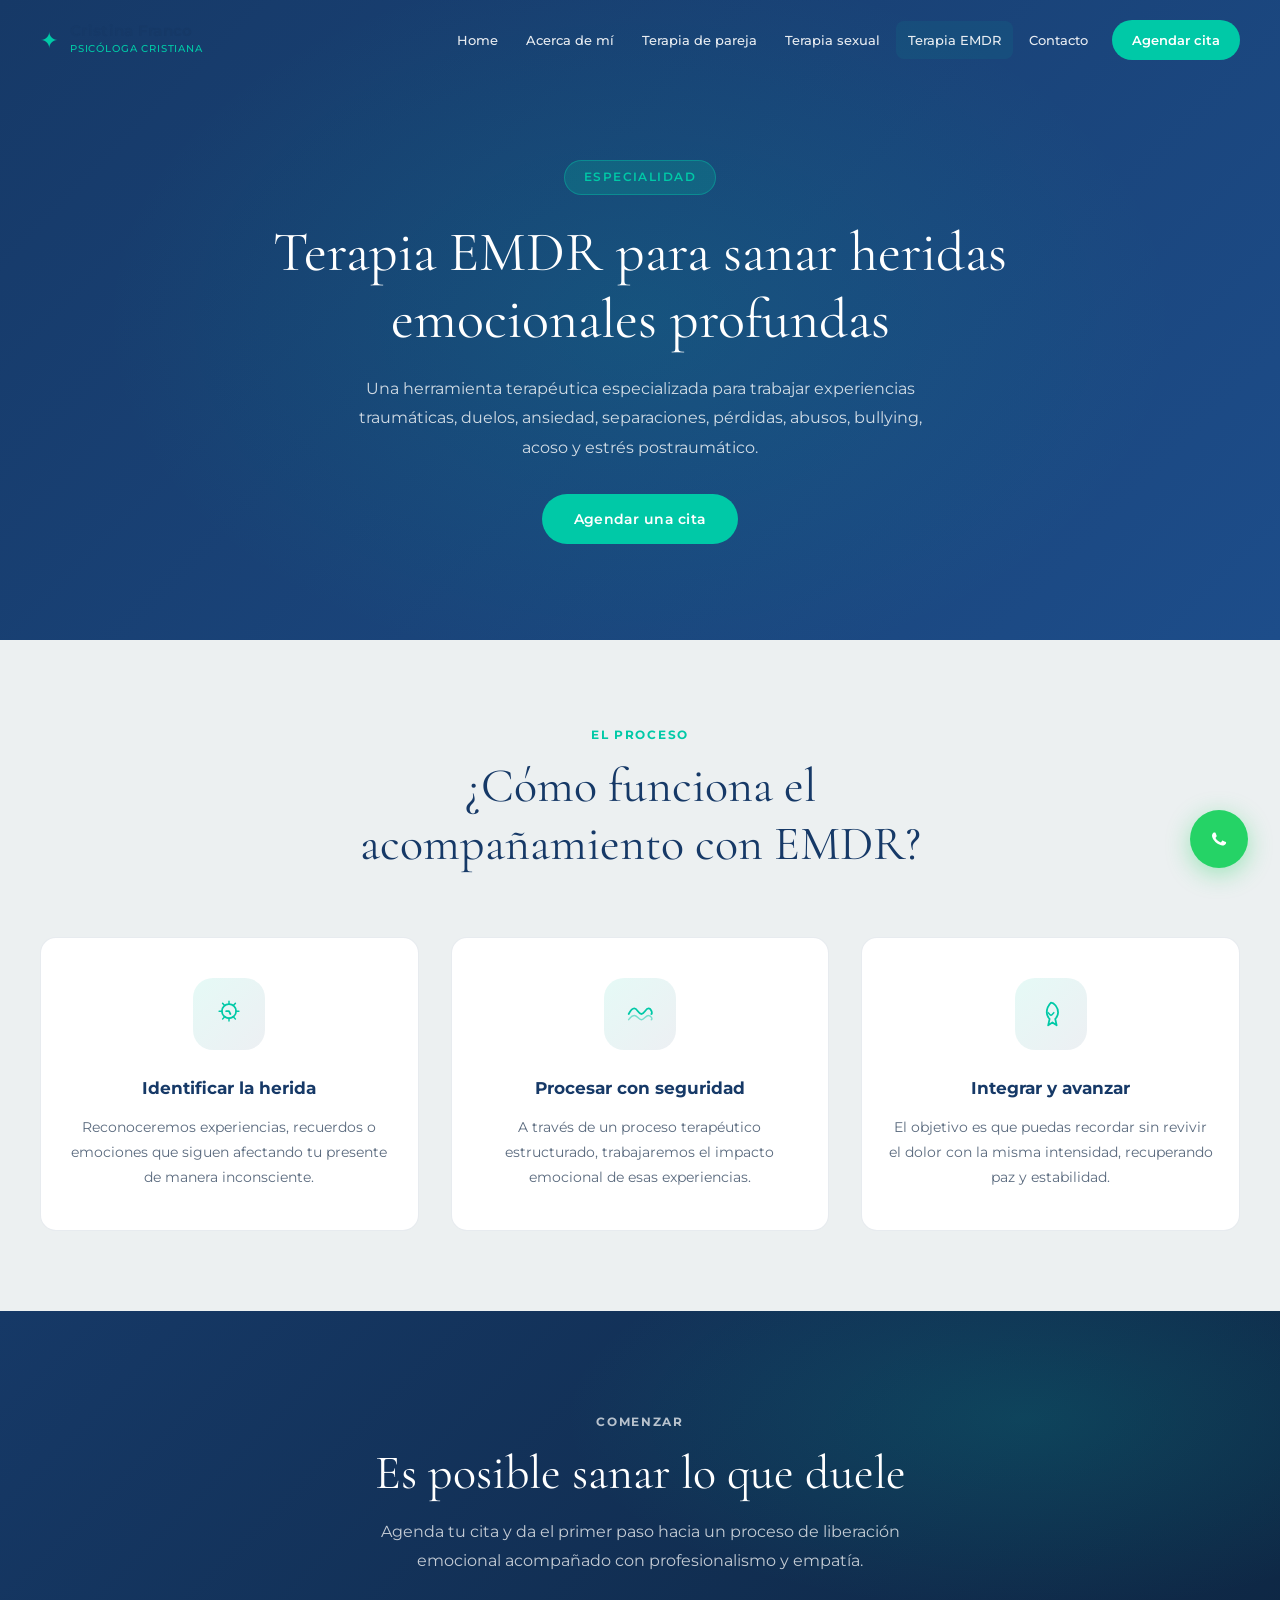
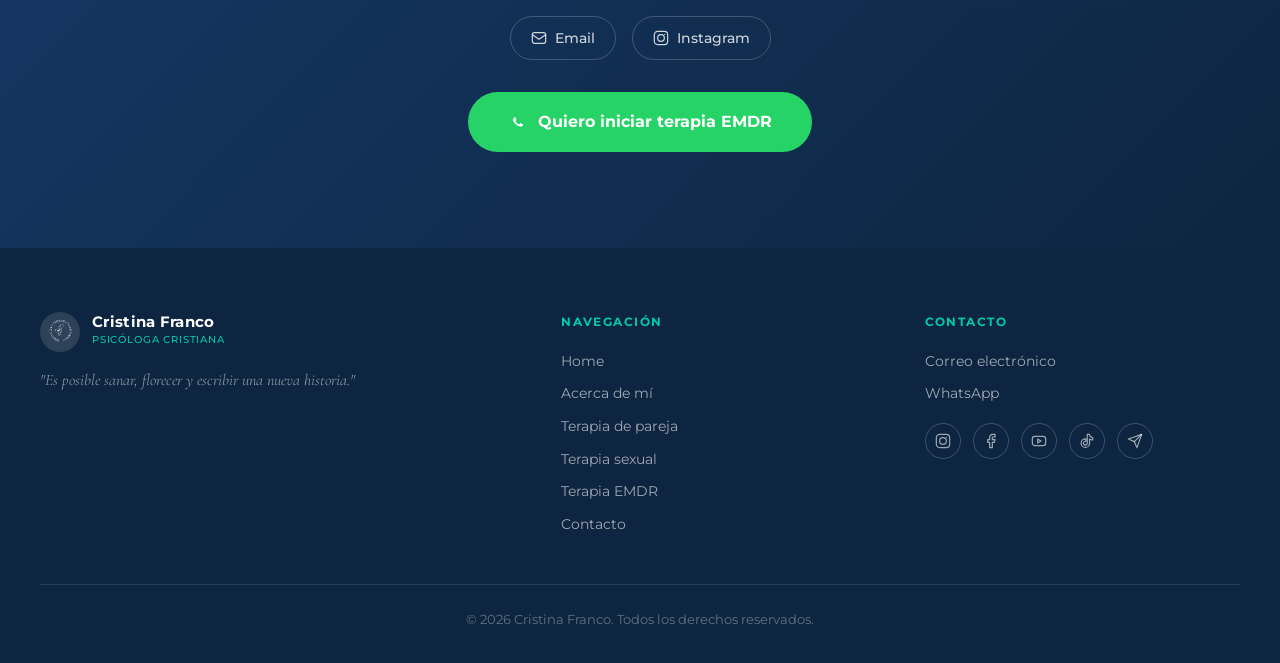
<file: terapia-emdr.html>
<!DOCTYPE html>
<html lang="es">
<head>
  <meta charset="UTF-8"/>
  <meta name="viewport" content="width=device-width, initial-scale=1.0"/>
  <title>Terapia EMDR | Cristina Franco – Psicóloga Cristiana</title>
  <meta name="description" content="Terapia EMDR con Cristina Franco. Sana heridas emocionales profundas, traumas, duelos, ansiedad y estrés postraumático."/>
  <link rel="icon" type="image/png" href="favicon.png" />
  <link href="https://fonts.googleapis.com/css2?family=Montserrat:ital,wght@0,300;0,400;0,500;0,600;0,700;0,800;1,300;1,400&family=Cormorant+Garamond:ital,wght@0,300;0,400;0,600;1,300;1,400&display=swap" rel="stylesheet"/>
  <link rel="stylesheet" href="styles.css"/>
</head>
<body>
<header class="header scrolled" id="header">
  <div class="header-inner">
    <a href="index.html" class="logo"><span class="logo-icon">✦</span><div class="logo-text"><span class="logo-name">Cristina Franco</span><span class="logo-title">Psicóloga Cristiana</span></div></a>
    <nav class="nav" id="nav">
      <a href="index.html" class="nav-link">Home</a><a href="acerca.html" class="nav-link">Acerca de mí</a><a href="terapia-pareja.html" class="nav-link">Terapia de pareja</a><a href="terapia-sexual.html" class="nav-link">Terapia sexual</a><a href="terapia-emdr.html" class="nav-link active">Terapia EMDR</a><a href="contacto.html" class="nav-link">Contacto</a>
      <a href="contacto.html" class="btn-header">Agendar cita</a>
    </nav>
    <button class="hamburger" id="hamburger"><span></span><span></span><span></span></button>
  </div>
</header>

<section class="page-hero">
  <div class="page-hero-content animate-fade-up">
    <div class="hero-badge">Especialidad</div>
    <h1>Terapia EMDR para sanar heridas emocionales profundas</h1>
    <p>Una herramienta terapéutica especializada para trabajar experiencias traumáticas, duelos, ansiedad, separaciones, pérdidas, abusos, bullying, acoso y estrés postraumático.</p>
    <a href="https://api.whatsapp.com/send/?phone=593986975737&text=Hola%20vengo%20de%20la%20pagina%20web%20y%20quiero%20agendar%20una%20cita%20para%20terapia%20EMDR." class="btn-primary" target="_blank">Agendar una cita</a>
  </div>
</section>

<section class="process-section section">
  <div class="container">
    <div class="section-header reveal">
      <p class="section-label">El proceso</p>
      <h2 class="section-title">¿Cómo funciona el acompañamiento con EMDR?</h2>
    </div>
    <div class="process-grid">
      <div class="process-card reveal delay-1">
        <div class="process-icon">
          <svg viewBox="0 0 48 48" fill="none"><circle cx="24" cy="20" r="10" stroke="currentColor" stroke-width="2.5"/><path d="M24 10V6M30 12l3-3M34 20h4M30 28l3 3M24 30v4M18 28l-3 3M14 20h-4M18 12l-3-3" stroke="currentColor" stroke-width="2" stroke-linecap="round"/><path d="M20 20h4l2 4" stroke="currentColor" stroke-width="2.5" stroke-linecap="round" stroke-linejoin="round"/></svg>
        </div>
        <h3>Identificar la herida</h3>
        <p>Reconoceremos experiencias, recuerdos o emociones que siguen afectando tu presente de manera inconsciente.</p>
      </div>
      <div class="process-card reveal delay-2">
        <div class="process-icon">
          <svg viewBox="0 0 48 48" fill="none"><path d="M8 24c0 0 4-8 8-8s6 8 10 8 6-8 10-8 6 8 4 8" stroke="currentColor" stroke-width="2.5" stroke-linecap="round" stroke-linejoin="round"/><path d="M8 32c0 0 4-6 8-6s6 6 10 6 6-6 10-6 6 6 4 6" stroke="currentColor" stroke-width="2" stroke-linecap="round" stroke-linejoin="round" opacity=".5"/></svg>
        </div>
        <h3>Procesar con seguridad</h3>
        <p>A través de un proceso terapéutico estructurado, trabajaremos el impacto emocional de esas experiencias.</p>
      </div>
      <div class="process-card reveal delay-3">
        <div class="process-icon">
          <svg viewBox="0 0 48 48" fill="none"><path d="M24 8c0 0-6 6-6 14 0 4 2 7 4 9l-2 9 6-4 6 4-2-9c2-2 4-5 4-9 0-8-6-14-10-14z" stroke="currentColor" stroke-width="2.5" stroke-linejoin="round"/><path d="M20 22c1.5 2 2.5 3.5 4 4 1.5-0.5 2.5-2 4-4" stroke="currentColor" stroke-width="2" stroke-linecap="round"/></svg>
        </div>
        <h3>Integrar y avanzar</h3>
        <p>El objetivo es que puedas recordar sin revivir el dolor con la misma intensidad, recuperando paz y estabilidad.</p>
      </div>
    </div>
  </div>
</section>

<section class="section contact-section">
  <div class="container">
    <div class="contact-inner reveal">
      <p class="section-label light">Comenzar</p>
      <h2 class="section-title light">Es posible sanar lo que duele</h2>
      <p class="contact-sub">Agenda tu cita y da el primer paso hacia un proceso de liberación emocional acompañado con profesionalismo y empatía.</p>
      <div class="contact-links">
        <a href="mailto:consultordesaludfamiliar7@gmail.com" class="contact-item"><svg viewBox="0 0 24 24" fill="none"><rect x="2" y="4" width="20" height="16" rx="3" stroke="currentColor" stroke-width="1.8"/><path d="M2 7l10 7 10-7" stroke="currentColor" stroke-width="1.8"/></svg>Email</a>
        <a href="https://www.instagram.com/psicologacristinafranco/" class="contact-item" target="_blank"><svg viewBox="0 0 24 24" fill="none"><rect x="2" y="2" width="20" height="20" rx="5" stroke="currentColor" stroke-width="1.8"/><circle cx="12" cy="12" r="5" stroke="currentColor" stroke-width="1.8"/><circle cx="17.5" cy="6.5" r="1" fill="currentColor"/></svg>Instagram</a>
      </div>
      <a href="https://api.whatsapp.com/send/?phone=593986975737&text=Hola%20vengo%20de%20la%20pagina%20web%20y%20quiero%20agendar%20una%20cita%20para%20terapia%20EMDR." class="btn-wa" target="_blank"><svg viewBox="0 0 24 24" fill="currentColor" width="20" height="20"><path d="M17.472 14.382c-.297-.149-1.758-.867-2.03-.967-.273-.099-.471-.148-.67.15-.197.297-.767.966-.94 1.164-.173.199-.347.223-.644.075-.297-.15-1.255-.463-2.39-1.475-.883-.788-1.48-1.761-1.653-2.059-.173-.297-.018-.458.13-.606.134-.133.298-.347.446-.52.149-.174.198-.298.298-.497.099-.198.05-.371-.025-.52-.075-.149-.669-1.612-.916-2.207-.242-.579-.487-.5-.669-.51-.173-.008-.371-.01-.57-.01-.198 0-.52.074-.792.372-.272.297-1.04 1.016-1.04 2.479 0 1.462 1.065 2.875 1.213 3.074.149.198 2.096 3.2 5.077 4.487.709.306 1.262.489 1.694.625.712.227 1.36.195 1.871.118.571-.085 1.758-.719 2.006-1.413.248-.694.248-1.289.173-1.413-.074-.124-.272-.198-.57-.347z"/></svg>Quiero iniciar terapia EMDR</a>
    </div>
  </div>
</section>

<footer class="footer">
  <div class="container">
    <div class="footer-grid">
      <div class="footer-brand">
        <a href="index.html" class="logo logo-light">
          <img src="7.png" alt="Logo Cristina Franco" class="logo-img logo-img-light" />
          <div class="logo-text"><span class="logo-name">Cristina Franco</span><span class="logo-title">Psicóloga Cristiana</span></div>
        </a>
        <p class="footer-tagline">"Es posible sanar, florecer y escribir una nueva historia."</p>
      </div>
      <div class="footer-nav">
        <h5>Navegación</h5>
        <a href="index.html">Home</a>
        <a href="acerca.html">Acerca de mí</a>
        <a href="terapia-pareja.html">Terapia de pareja</a>
        <a href="terapia-sexual.html">Terapia sexual</a>
        <a href="terapia-emdr.html">Terapia EMDR</a>
        <a href="contacto.html">Contacto</a>
      </div>
      <div class="footer-contact">
        <h5>Contacto</h5>
        <a href="mailto:consultordesaludfamiliar7@gmail.com">Correo electrónico</a>
        <a href="https://api.whatsapp.com/send/?phone=593986975737&text=Hola%20vengo%20de%20la%20pagina%20web%20y%20quiero%20agendar%20una%20cita." target="_blank">WhatsApp</a>
        <div class="social-row">
          <a href="https://www.instagram.com/psicologacristinafranco/" target="_blank" aria-label="Instagram"><svg viewBox="0 0 24 24" fill="none"><rect x="2" y="2" width="20" height="20" rx="5" stroke="currentColor" stroke-width="1.8"/><circle cx="12" cy="12" r="5" stroke="currentColor" stroke-width="1.8"/><circle cx="17.5" cy="6.5" r="1" fill="currentColor"/></svg></a>
          <a href="https://www.facebook.com/CrisFrancoC/" target="_blank" aria-label="Facebook"><svg viewBox="0 0 24 24" fill="none"><path d="M18 2h-3a5 5 0 00-5 5v3H7v4h3v8h4v-8h3l1-4h-4V7a1 1 0 011-1h3z" stroke="currentColor" stroke-width="1.8" stroke-linejoin="round"/></svg></a>
          <a href="https://youtube.com/playlist?list=PLdEfVyNj_Ognds7ngtw7JYfGqXAfa2906&si=lO53yOPcBG0rQOMV" target="_blank" aria-label="YouTube"><svg viewBox="0 0 24 24" fill="none"><rect x="2" y="5" width="20" height="14" rx="4" stroke="currentColor" stroke-width="1.8"/><path d="M10 9l5 3-5 3V9z" stroke="currentColor" stroke-width="1.8" stroke-linejoin="round"/></svg></a>
          <a href="https://vm.tiktok.com/ZMRyhdUm5/" target="_blank" aria-label="TikTok"><svg viewBox="0 0 24 24" fill="none"><path d="M19.59 6.69a4.83 4.83 0 01-3.77-4.25V2h-3.45v13.67a2.89 2.89 0 01-2.88 2.5 2.89 2.89 0 01-2.89-2.89 2.89 2.89 0 012.89-2.89c.28 0 .54.04.79.1V9.01a6.33 6.33 0 00-.79-.05 6.34 6.34 0 00-6.34 6.34 6.34 6.34 0 006.34 6.34 6.34 6.34 0 006.33-6.34V8.89a8.16 8.16 0 004.77 1.52V7a4.85 4.85 0 01-1-.31z" stroke="currentColor" stroke-width="1.8" stroke-linejoin="round"/></svg></a>
          <a href="https://t.me/psic_cristina_franco" target="_blank" aria-label="Telegram"><svg viewBox="0 0 24 24" fill="none"><path d="M22 2L11 13" stroke="currentColor" stroke-width="1.8" stroke-linecap="round" stroke-linejoin="round"/><path d="M22 2L15 22l-4-9-9-4 20-7z" stroke="currentColor" stroke-width="1.8" stroke-linecap="round" stroke-linejoin="round"/></svg></a>
        </div>
      </div>
    </div>
    <div class="footer-bottom"><p>© 2026 Cristina Franco. Todos los derechos reservados.</p></div>
  </div>
</footer>
<a href="https://api.whatsapp.com/send/?phone=593986975737&text=Hola%20vengo%20de%20la%20pagina%20web%20y%20quiero%20agendar%20una%20cita." class="whatsapp-fab" target="_blank" aria-label="WhatsApp"><svg viewBox="0 0 24 24" fill="currentColor"><path d="M17.472 14.382c-.297-.149-1.758-.867-2.03-.967-.273-.099-.471-.148-.67.15-.197.297-.767.966-.94 1.164-.173.199-.347.223-.644.075-.297-.15-1.255-.463-2.39-1.475-.883-.788-1.48-1.761-1.653-2.059-.173-.297-.018-.458.13-.606.134-.133.298-.347.446-.52.149-.174.198-.298.298-.497.099-.198.05-.371-.025-.52-.075-.149-.669-1.612-.916-2.207-.242-.579-.487-.5-.669-.51-.173-.008-.371-.01-.57-.01-.198 0-.52.074-.792.372-.272.297-1.04 1.016-1.04 2.479 0 1.462 1.065 2.875 1.213 3.074.149.198 2.096 3.2 5.077 4.487.709.306 1.262.489 1.694.625.712.227 1.36.195 1.871.118.571-.085 1.758-.719 2.006-1.413.248-.694.248-1.289.173-1.413-.074-.124-.272-.198-.57-.347z"/></svg></a>
<script src="scripts.js"></script>
</body>
</html>
</file>
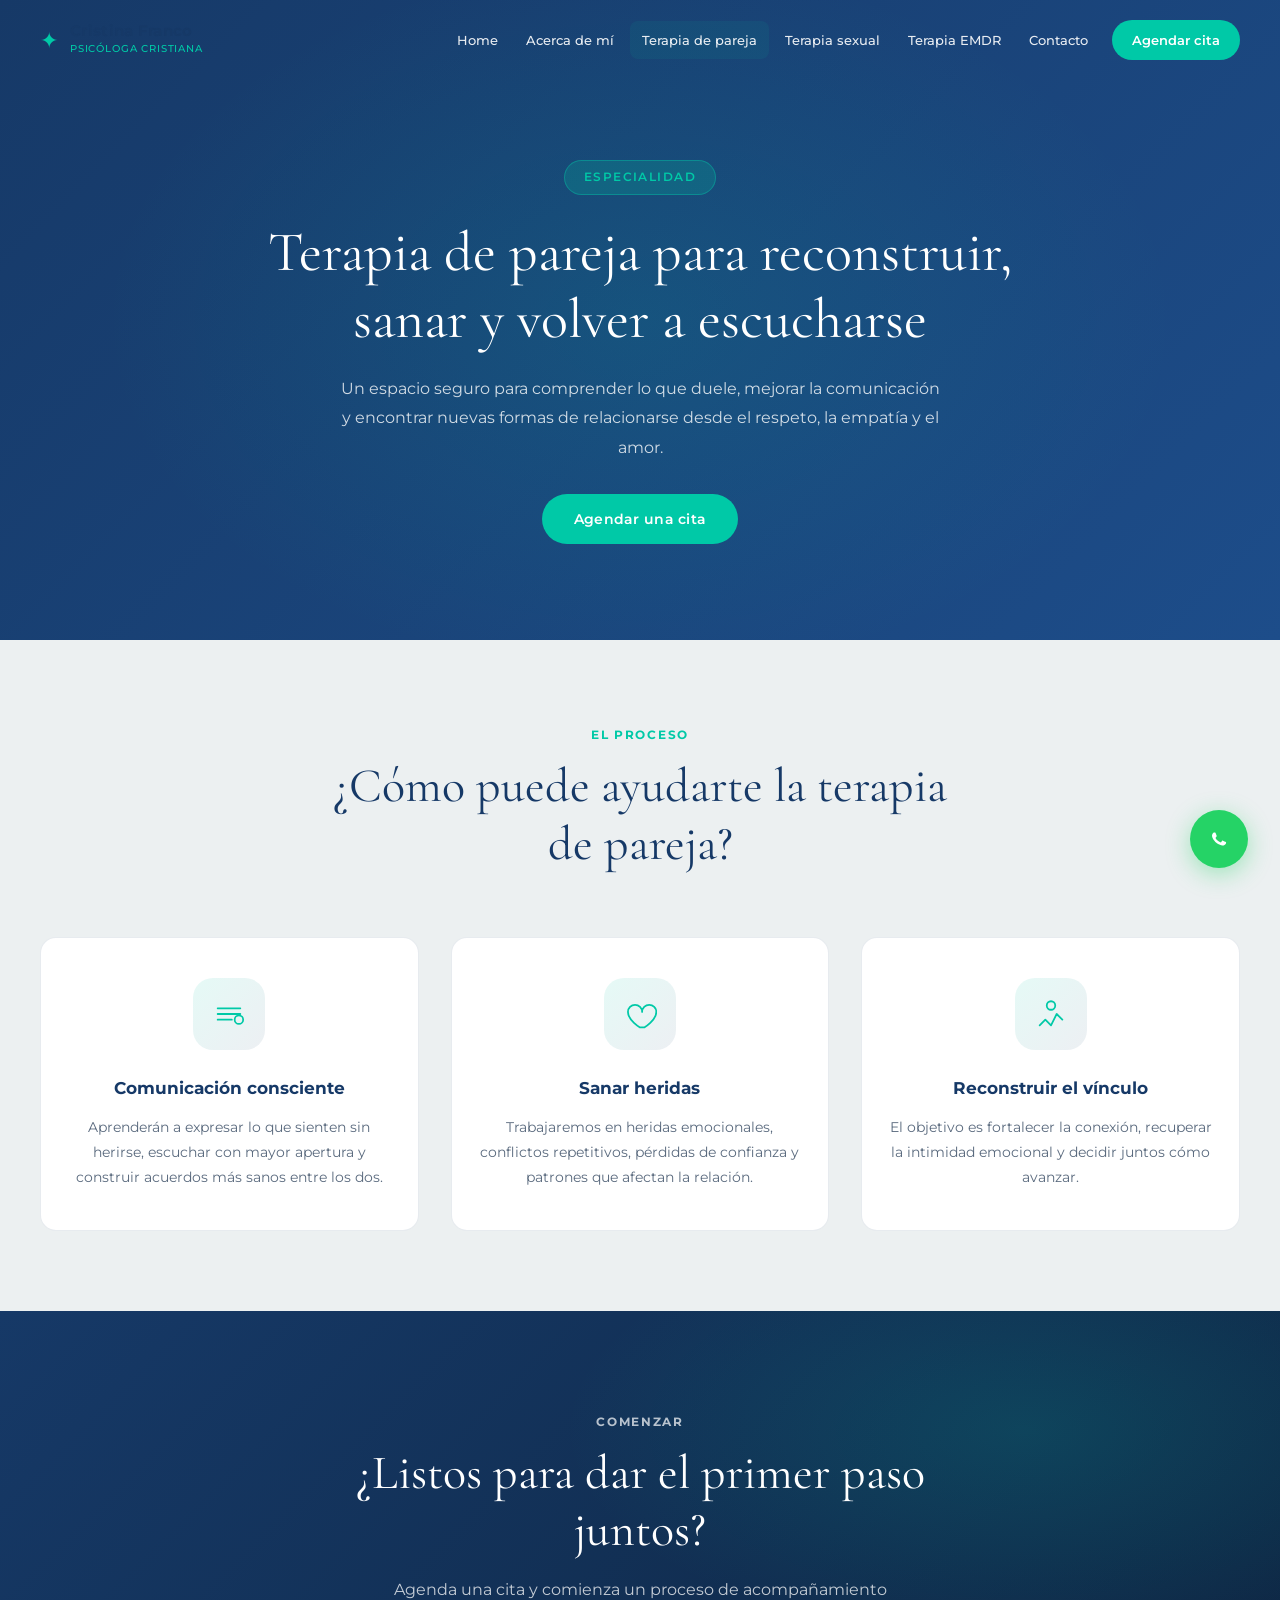
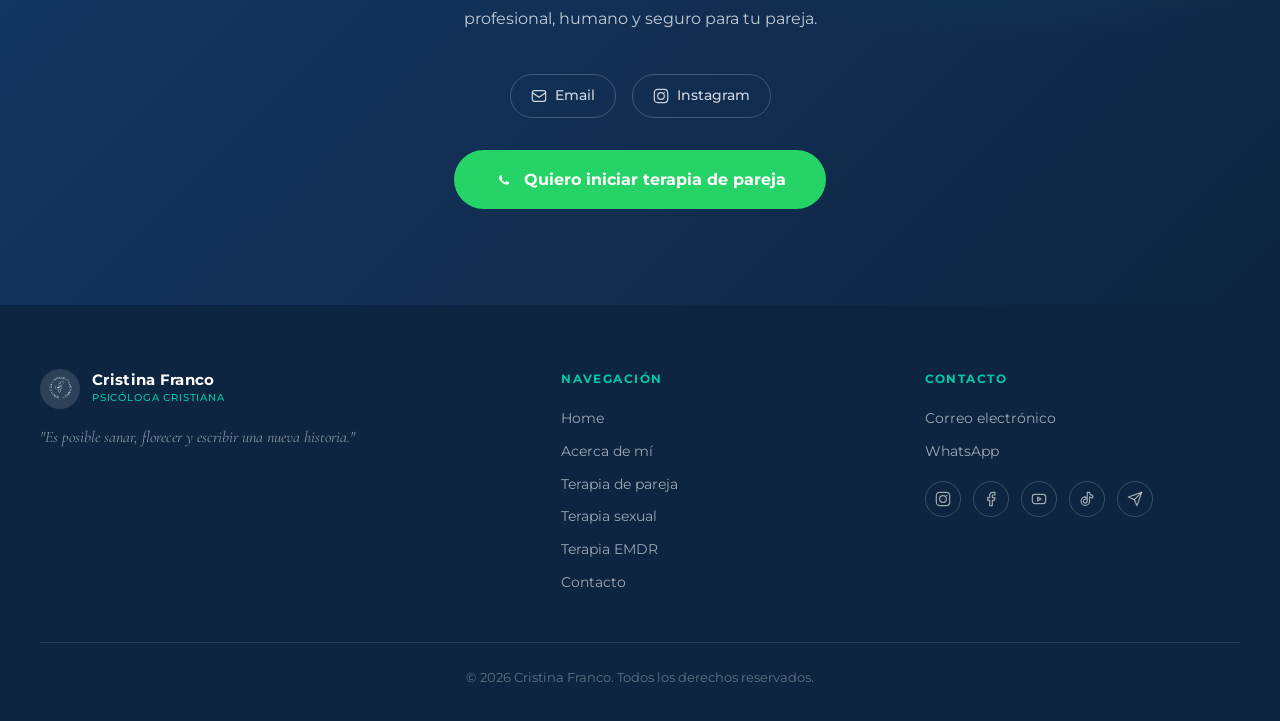
<file: terapia-pareja.html>
<!DOCTYPE html>
<html lang="es">
<head>
  <meta charset="UTF-8"/>
  <meta name="viewport" content="width=device-width, initial-scale=1.0"/>
  <title>Terapia de Pareja | Cristina Franco – Psicóloga Cristiana</title>
  <meta name="description" content="Terapia de pareja con Cristina Franco. Reconstruye la comunicación, sana heridas y fortalece el vínculo con tu pareja."/>
  <link rel="icon" type="image/png" href="favicon.png" />
  <link href="https://fonts.googleapis.com/css2?family=Montserrat:ital,wght@0,300;0,400;0,500;0,600;0,700;0,800;1,300;1,400&family=Cormorant+Garamond:ital,wght@0,300;0,400;0,600;1,300;1,400&display=swap" rel="stylesheet"/>
  <link rel="stylesheet" href="styles.css"/>
</head>
<body>
<header class="header scrolled" id="header">
  <div class="header-inner">
    <a href="index.html" class="logo"><span class="logo-icon">✦</span><div class="logo-text"><span class="logo-name">Cristina Franco</span><span class="logo-title">Psicóloga Cristiana</span></div></a>
    <nav class="nav" id="nav">
      <a href="index.html" class="nav-link">Home</a><a href="acerca.html" class="nav-link">Acerca de mí</a><a href="terapia-pareja.html" class="nav-link active">Terapia de pareja</a><a href="terapia-sexual.html" class="nav-link">Terapia sexual</a><a href="terapia-emdr.html" class="nav-link">Terapia EMDR</a><a href="contacto.html" class="nav-link">Contacto</a>
      <a href="contacto.html" class="btn-header">Agendar cita</a>
    </nav>
    <button class="hamburger" id="hamburger"><span></span><span></span><span></span></button>
  </div>
</header>

<section class="page-hero">
  <div class="page-hero-content animate-fade-up">
    <div class="hero-badge">Especialidad</div>
    <h1>Terapia de pareja para reconstruir, sanar y volver a escucharse</h1>
    <p>Un espacio seguro para comprender lo que duele, mejorar la comunicación y encontrar nuevas formas de relacionarse desde el respeto, la empatía y el amor.</p>
    <a href="https://api.whatsapp.com/send/?phone=593986975737&text=Hola%20vengo%20de%20la%20pagina%20web%20y%20quiero%20agendar%20una%20cita%20para%20terapia%20de%20parejas." class="btn-primary" target="_blank">Agendar una cita</a>
  </div>
</section>

<section class="process-section section">
  <div class="container">
    <div class="section-header reveal">
      <p class="section-label">El proceso</p>
      <h2 class="section-title">¿Cómo puede ayudarte la terapia de pareja?</h2>
    </div>
    <div class="process-grid">
      <div class="process-card reveal delay-1">
        <div class="process-icon">
          <svg viewBox="0 0 48 48" fill="none"><path d="M8 16h32M8 24h32M8 32h20" stroke="currentColor" stroke-width="2.5" stroke-linecap="round"/><circle cx="38" cy="32" r="6" stroke="currentColor" stroke-width="2.5"/></svg>
        </div>
        <h3>Comunicación consciente</h3>
        <p>Aprenderán a expresar lo que sienten sin herirse, escuchar con mayor apertura y construir acuerdos más sanos entre los dos.</p>
      </div>
      <div class="process-card reveal delay-2">
        <div class="process-icon">
          <svg viewBox="0 0 48 48" fill="none"><path d="M24 43s-17-10-17-22a10 10 0 0120 0 10 10 0 0120 0c0 12-17 22-17 22z" stroke="currentColor" stroke-width="2.5" stroke-linejoin="round"/></svg>
        </div>
        <h3>Sanar heridas</h3>
        <p>Trabajaremos en heridas emocionales, conflictos repetitivos, pérdidas de confianza y patrones que afectan la relación.</p>
      </div>
      <div class="process-card reveal delay-3">
        <div class="process-icon">
          <svg viewBox="0 0 48 48" fill="none"><path d="M8 40l8-8 8 8 8-16 8 8" stroke="currentColor" stroke-width="2.5" stroke-linecap="round" stroke-linejoin="round"/><circle cx="24" cy="12" r="6" stroke="currentColor" stroke-width="2.5"/></svg>
        </div>
        <h3>Reconstruir el vínculo</h3>
        <p>El objetivo es fortalecer la conexión, recuperar la intimidad emocional y decidir juntos cómo avanzar.</p>
      </div>
    </div>
  </div>
</section>

<section class="section contact-section">
  <div class="container">
    <div class="contact-inner reveal">
      <p class="section-label light">Comenzar</p>
      <h2 class="section-title light">¿Listos para dar el primer paso juntos?</h2>
      <p class="contact-sub">Agenda una cita y comienza un proceso de acompañamiento profesional, humano y seguro para tu pareja.</p>
      <div class="contact-links">
        <a href="mailto:consultordesaludfamiliar7@gmail.com" class="contact-item"><svg viewBox="0 0 24 24" fill="none"><rect x="2" y="4" width="20" height="16" rx="3" stroke="currentColor" stroke-width="1.8"/><path d="M2 7l10 7 10-7" stroke="currentColor" stroke-width="1.8"/></svg>Email</a>
        <a href="https://www.instagram.com/psicologacristinafranco/" class="contact-item" target="_blank"><svg viewBox="0 0 24 24" fill="none"><rect x="2" y="2" width="20" height="20" rx="5" stroke="currentColor" stroke-width="1.8"/><circle cx="12" cy="12" r="5" stroke="currentColor" stroke-width="1.8"/><circle cx="17.5" cy="6.5" r="1" fill="currentColor"/></svg>Instagram</a>
      </div>
      <a href="https://api.whatsapp.com/send/?phone=593986975737&text=Hola%20vengo%20de%20la%20pagina%20web%20y%20quiero%20agendar%20una%20cita%20para%20terapia%20de%20parejas." class="btn-wa" target="_blank"><svg viewBox="0 0 24 24" fill="currentColor" width="20" height="20"><path d="M17.472 14.382c-.297-.149-1.758-.867-2.03-.967-.273-.099-.471-.148-.67.15-.197.297-.767.966-.94 1.164-.173.199-.347.223-.644.075-.297-.15-1.255-.463-2.39-1.475-.883-.788-1.48-1.761-1.653-2.059-.173-.297-.018-.458.13-.606.134-.133.298-.347.446-.52.149-.174.198-.298.298-.497.099-.198.05-.371-.025-.52-.075-.149-.669-1.612-.916-2.207-.242-.579-.487-.5-.669-.51-.173-.008-.371-.01-.57-.01-.198 0-.52.074-.792.372-.272.297-1.04 1.016-1.04 2.479 0 1.462 1.065 2.875 1.213 3.074.149.198 2.096 3.2 5.077 4.487.709.306 1.262.489 1.694.625.712.227 1.36.195 1.871.118.571-.085 1.758-.719 2.006-1.413.248-.694.248-1.289.173-1.413-.074-.124-.272-.198-.57-.347z"/></svg>Quiero iniciar terapia de pareja</a>
    </div>
  </div>
</section>

<footer class="footer">
  <div class="container">
    <div class="footer-grid">
      <div class="footer-brand">
        <a href="index.html" class="logo logo-light">
          <img src="7.png" alt="Logo Cristina Franco" class="logo-img logo-img-light" />
          <div class="logo-text"><span class="logo-name">Cristina Franco</span><span class="logo-title">Psicóloga Cristiana</span></div>
        </a>
        <p class="footer-tagline">"Es posible sanar, florecer y escribir una nueva historia."</p>
      </div>
      <div class="footer-nav">
        <h5>Navegación</h5>
        <a href="index.html">Home</a>
        <a href="acerca.html">Acerca de mí</a>
        <a href="terapia-pareja.html">Terapia de pareja</a>
        <a href="terapia-sexual.html">Terapia sexual</a>
        <a href="terapia-emdr.html">Terapia EMDR</a>
        <a href="contacto.html">Contacto</a>
      </div>
      <div class="footer-contact">
        <h5>Contacto</h5>
        <a href="mailto:consultordesaludfamiliar7@gmail.com">Correo electrónico</a>
        <a href="https://api.whatsapp.com/send/?phone=593986975737&text=Hola%20vengo%20de%20la%20pagina%20web%20y%20quiero%20agendar%20una%20cita." target="_blank">WhatsApp</a>
        <div class="social-row">
          <a href="https://www.instagram.com/psicologacristinafranco/" target="_blank" aria-label="Instagram"><svg viewBox="0 0 24 24" fill="none"><rect x="2" y="2" width="20" height="20" rx="5" stroke="currentColor" stroke-width="1.8"/><circle cx="12" cy="12" r="5" stroke="currentColor" stroke-width="1.8"/><circle cx="17.5" cy="6.5" r="1" fill="currentColor"/></svg></a>
          <a href="https://www.facebook.com/CrisFrancoC/" target="_blank" aria-label="Facebook"><svg viewBox="0 0 24 24" fill="none"><path d="M18 2h-3a5 5 0 00-5 5v3H7v4h3v8h4v-8h3l1-4h-4V7a1 1 0 011-1h3z" stroke="currentColor" stroke-width="1.8" stroke-linejoin="round"/></svg></a>
          <a href="https://youtube.com/playlist?list=PLdEfVyNj_Ognds7ngtw7JYfGqXAfa2906&si=lO53yOPcBG0rQOMV" target="_blank" aria-label="YouTube"><svg viewBox="0 0 24 24" fill="none"><rect x="2" y="5" width="20" height="14" rx="4" stroke="currentColor" stroke-width="1.8"/><path d="M10 9l5 3-5 3V9z" stroke="currentColor" stroke-width="1.8" stroke-linejoin="round"/></svg></a>
          <a href="https://vm.tiktok.com/ZMRyhdUm5/" target="_blank" aria-label="TikTok"><svg viewBox="0 0 24 24" fill="none"><path d="M19.59 6.69a4.83 4.83 0 01-3.77-4.25V2h-3.45v13.67a2.89 2.89 0 01-2.88 2.5 2.89 2.89 0 01-2.89-2.89 2.89 2.89 0 012.89-2.89c.28 0 .54.04.79.1V9.01a6.33 6.33 0 00-.79-.05 6.34 6.34 0 00-6.34 6.34 6.34 6.34 0 006.34 6.34 6.34 6.34 0 006.33-6.34V8.89a8.16 8.16 0 004.77 1.52V7a4.85 4.85 0 01-1-.31z" stroke="currentColor" stroke-width="1.8" stroke-linejoin="round"/></svg></a>
          <a href="https://t.me/psic_cristina_franco" target="_blank" aria-label="Telegram"><svg viewBox="0 0 24 24" fill="none"><path d="M22 2L11 13" stroke="currentColor" stroke-width="1.8" stroke-linecap="round" stroke-linejoin="round"/><path d="M22 2L15 22l-4-9-9-4 20-7z" stroke="currentColor" stroke-width="1.8" stroke-linecap="round" stroke-linejoin="round"/></svg></a>
        </div>
      </div>
    </div>
    <div class="footer-bottom"><p>© 2026 Cristina Franco. Todos los derechos reservados.</p></div>
  </div>
</footer>
<a href="https://api.whatsapp.com/send/?phone=593986975737&text=Hola%20vengo%20de%20la%20pagina%20web%20y%20quiero%20agendar%20una%20cita." class="whatsapp-fab" target="_blank" aria-label="WhatsApp"><svg viewBox="0 0 24 24" fill="currentColor"><path d="M17.472 14.382c-.297-.149-1.758-.867-2.03-.967-.273-.099-.471-.148-.67.15-.197.297-.767.966-.94 1.164-.173.199-.347.223-.644.075-.297-.15-1.255-.463-2.39-1.475-.883-.788-1.48-1.761-1.653-2.059-.173-.297-.018-.458.13-.606.134-.133.298-.347.446-.52.149-.174.198-.298.298-.497.099-.198.05-.371-.025-.52-.075-.149-.669-1.612-.916-2.207-.242-.579-.487-.5-.669-.51-.173-.008-.371-.01-.57-.01-.198 0-.52.074-.792.372-.272.297-1.04 1.016-1.04 2.479 0 1.462 1.065 2.875 1.213 3.074.149.198 2.096 3.2 5.077 4.487.709.306 1.262.489 1.694.625.712.227 1.36.195 1.871.118.571-.085 1.758-.719 2.006-1.413.248-.694.248-1.289.173-1.413-.074-.124-.272-.198-.57-.347z"/></svg></a>
<script src="scripts.js"></script>
</body>
</html>
</file>
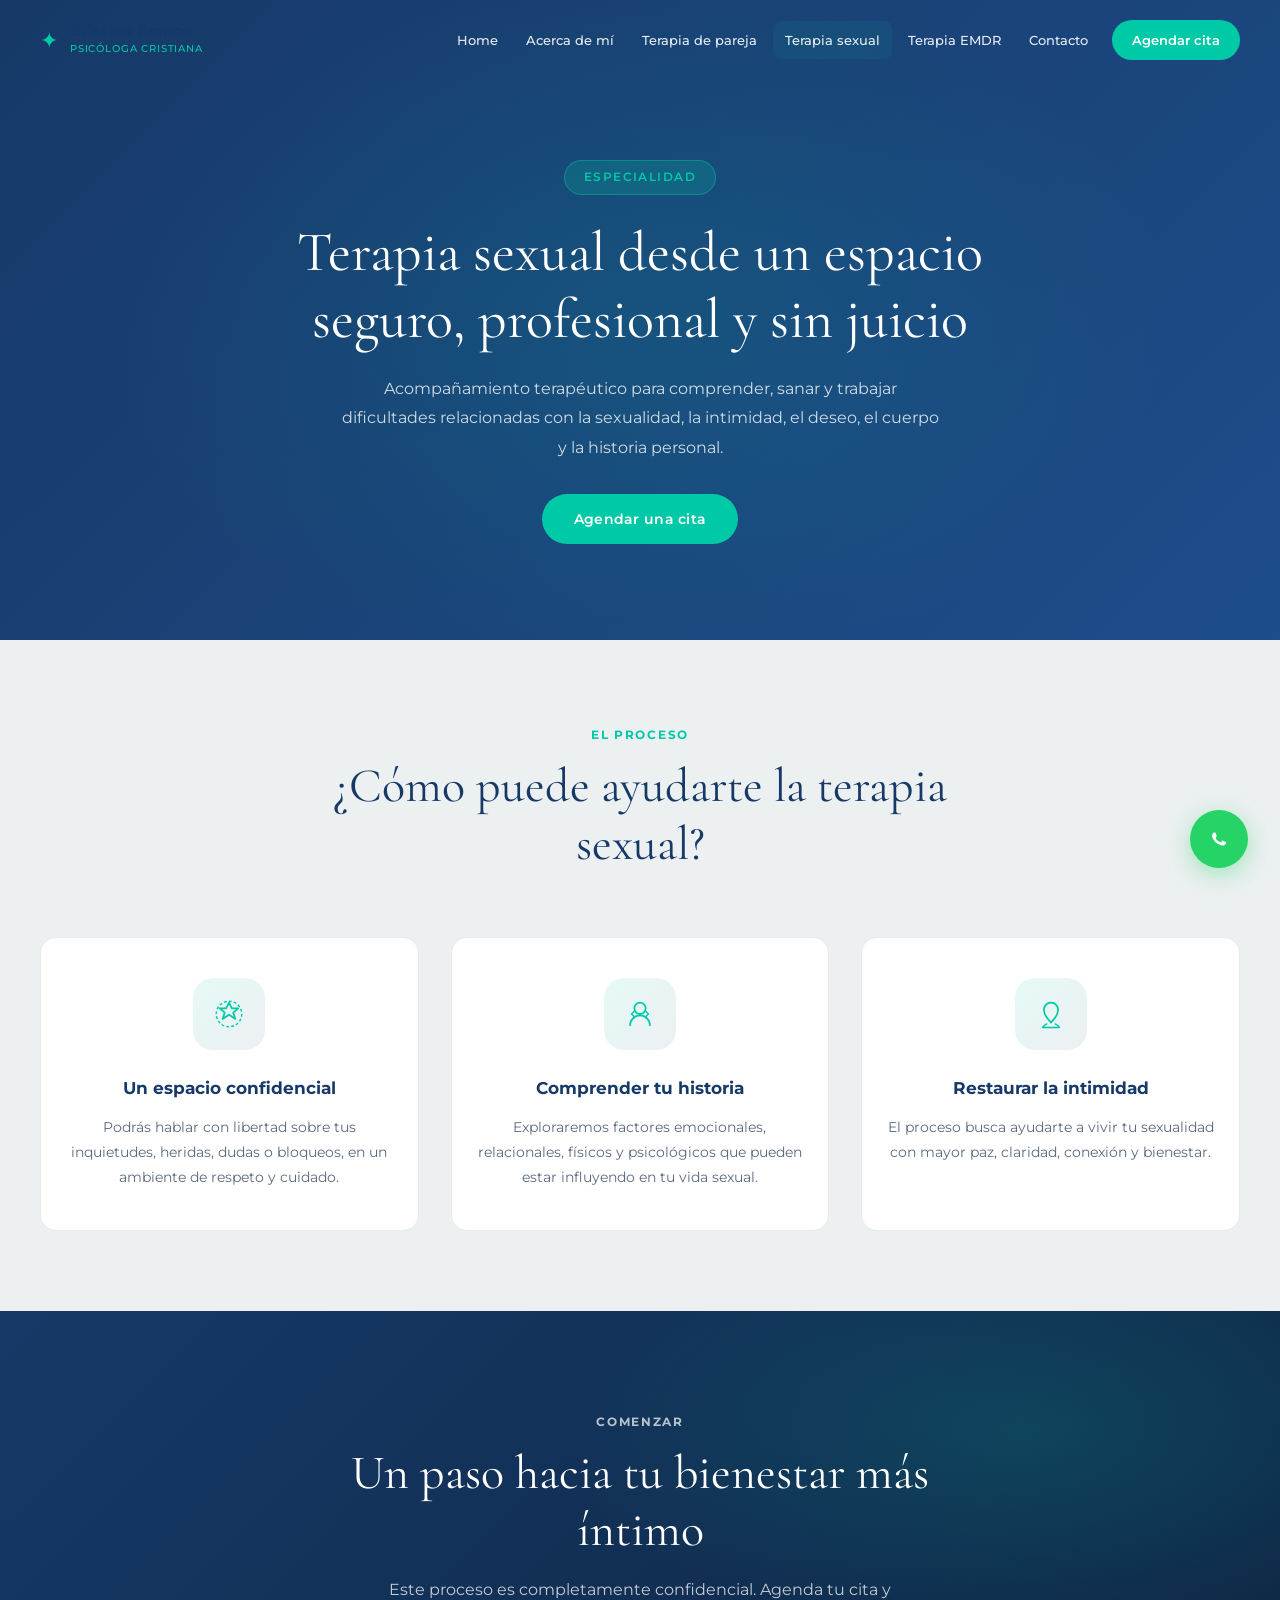
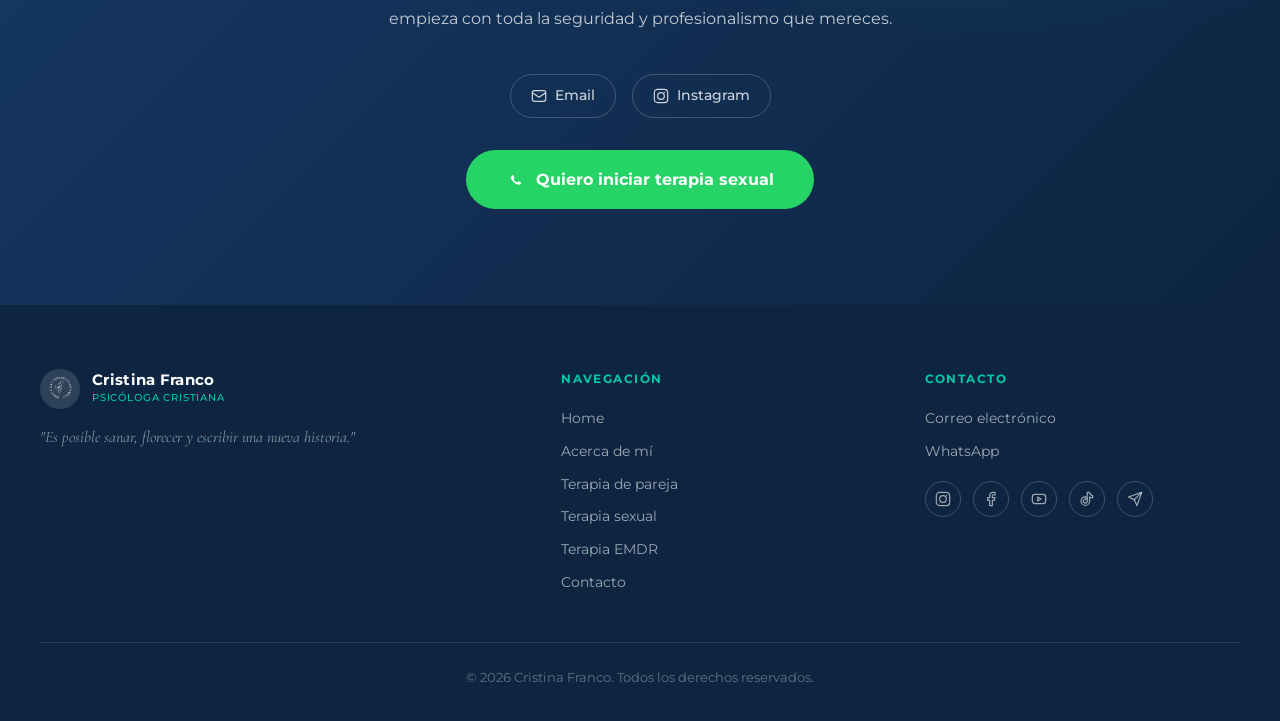
<file: terapia-sexual.html>
<!DOCTYPE html>
<html lang="es">
<head>
  <meta charset="UTF-8"/>
  <meta name="viewport" content="width=device-width, initial-scale=1.0"/>
  <title>Terapia Sexual | Cristina Franco – Psicóloga Cristiana</title>
  <meta name="description" content="Terapia sexual con Cristina Franco. Un espacio seguro, profesional y sin juicio para trabajar bloqueos, heridas y dificultades de la sexualidad."/>
  <link rel="icon" type="image/png" href="favicon.png" />
  <link href="https://fonts.googleapis.com/css2?family=Montserrat:ital,wght@0,300;0,400;0,500;0,600;0,700;0,800;1,300;1,400&family=Cormorant+Garamond:ital,wght@0,300;0,400;0,600;1,300;1,400&display=swap" rel="stylesheet"/>
  <link rel="stylesheet" href="styles.css"/>
</head>
<body>
<header class="header scrolled" id="header">
  <div class="header-inner">
    <a href="index.html" class="logo"><span class="logo-icon">✦</span><div class="logo-text"><span class="logo-name">Cristina Franco</span><span class="logo-title">Psicóloga Cristiana</span></div></a>
    <nav class="nav" id="nav">
      <a href="index.html" class="nav-link">Home</a><a href="acerca.html" class="nav-link">Acerca de mí</a><a href="terapia-pareja.html" class="nav-link">Terapia de pareja</a><a href="terapia-sexual.html" class="nav-link active">Terapia sexual</a><a href="terapia-emdr.html" class="nav-link">Terapia EMDR</a><a href="contacto.html" class="nav-link">Contacto</a>
      <a href="contacto.html" class="btn-header">Agendar cita</a>
    </nav>
    <button class="hamburger" id="hamburger"><span></span><span></span><span></span></button>
  </div>
</header>

<section class="page-hero">
  <div class="page-hero-content animate-fade-up">
    <div class="hero-badge">Especialidad</div>
    <h1>Terapia sexual desde un espacio seguro, profesional y sin juicio</h1>
    <p>Acompañamiento terapéutico para comprender, sanar y trabajar dificultades relacionadas con la sexualidad, la intimidad, el deseo, el cuerpo y la historia personal.</p>
    <a href="https://api.whatsapp.com/send/?phone=593986975737&text=Hola%20vengo%20de%20la%20pagina%20web%20y%20quiero%20agendar%20una%20cita%20para%20terapia%20sexual." class="btn-primary" target="_blank">Agendar una cita</a>
  </div>
</section>

<section class="process-section section">
  <div class="container">
    <div class="section-header reveal">
      <p class="section-label">El proceso</p>
      <h2 class="section-title">¿Cómo puede ayudarte la terapia sexual?</h2>
    </div>
    <div class="process-grid">
      <div class="process-card reveal delay-1">
        <div class="process-icon">
          <svg viewBox="0 0 48 48" fill="none"><path d="M24 8l4 8h9l-7 6 3 9-9-6-9 6 3-9-7-6h9z" stroke="currentColor" stroke-width="2.5" stroke-linejoin="round"/><circle cx="24" cy="24" r="18" stroke="currentColor" stroke-width="2" stroke-dasharray="4 3"/></svg>
        </div>
        <h3>Un espacio confidencial</h3>
        <p>Podrás hablar con libertad sobre tus inquietudes, heridas, dudas o bloqueos, en un ambiente de respeto y cuidado.</p>
      </div>
      <div class="process-card reveal delay-2">
        <div class="process-icon">
          <svg viewBox="0 0 48 48" fill="none"><circle cx="24" cy="16" r="8" stroke="currentColor" stroke-width="2.5"/><path d="M10 40c0-7.732 6.268-14 14-14s14 6.268 14 14" stroke="currentColor" stroke-width="2.5" stroke-linecap="round"/><path d="M32 20l4 4-4 4M16 20l-4 4 4 4" stroke="currentColor" stroke-width="2" stroke-linecap="round" stroke-linejoin="round"/></svg>
        </div>
        <h3>Comprender tu historia</h3>
        <p>Exploraremos factores emocionales, relacionales, físicos y psicológicos que pueden estar influyendo en tu vida sexual.</p>
      </div>
      <div class="process-card reveal delay-3">
        <div class="process-icon">
          <svg viewBox="0 0 48 48" fill="none"><path d="M24 8c-6 0-10 5-10 10 0 8 10 18 10 18s10-10 10-18c0-5-4-10-10-10z" stroke="currentColor" stroke-width="2.5" stroke-linejoin="round"/><path d="M18 38c-4 2-6 5-6 5h24s-2-3-6-5" stroke="currentColor" stroke-width="2" stroke-linecap="round" stroke-linejoin="round"/></svg>
        </div>
        <h3>Restaurar la intimidad</h3>
        <p>El proceso busca ayudarte a vivir tu sexualidad con mayor paz, claridad, conexión y bienestar.</p>
      </div>
    </div>
  </div>
</section>

<section class="section contact-section">
  <div class="container">
    <div class="contact-inner reveal">
      <p class="section-label light">Comenzar</p>
      <h2 class="section-title light">Un paso hacia tu bienestar más íntimo</h2>
      <p class="contact-sub">Este proceso es completamente confidencial. Agenda tu cita y empieza con toda la seguridad y profesionalismo que mereces.</p>
      <div class="contact-links">
        <a href="mailto:consultordesaludfamiliar7@gmail.com" class="contact-item"><svg viewBox="0 0 24 24" fill="none"><rect x="2" y="4" width="20" height="16" rx="3" stroke="currentColor" stroke-width="1.8"/><path d="M2 7l10 7 10-7" stroke="currentColor" stroke-width="1.8"/></svg>Email</a>
        <a href="https://www.instagram.com/psicologacristinafranco/" class="contact-item" target="_blank"><svg viewBox="0 0 24 24" fill="none"><rect x="2" y="2" width="20" height="20" rx="5" stroke="currentColor" stroke-width="1.8"/><circle cx="12" cy="12" r="5" stroke="currentColor" stroke-width="1.8"/><circle cx="17.5" cy="6.5" r="1" fill="currentColor"/></svg>Instagram</a>
      </div>
      <a href="https://api.whatsapp.com/send/?phone=593986975737&text=Hola%20vengo%20de%20la%20pagina%20web%20y%20quiero%20agendar%20una%20cita%20para%20terapia%20sexual." class="btn-wa" target="_blank"><svg viewBox="0 0 24 24" fill="currentColor" width="20" height="20"><path d="M17.472 14.382c-.297-.149-1.758-.867-2.03-.967-.273-.099-.471-.148-.67.15-.197.297-.767.966-.94 1.164-.173.199-.347.223-.644.075-.297-.15-1.255-.463-2.39-1.475-.883-.788-1.48-1.761-1.653-2.059-.173-.297-.018-.458.13-.606.134-.133.298-.347.446-.52.149-.174.198-.298.298-.497.099-.198.05-.371-.025-.52-.075-.149-.669-1.612-.916-2.207-.242-.579-.487-.5-.669-.51-.173-.008-.371-.01-.57-.01-.198 0-.52.074-.792.372-.272.297-1.04 1.016-1.04 2.479 0 1.462 1.065 2.875 1.213 3.074.149.198 2.096 3.2 5.077 4.487.709.306 1.262.489 1.694.625.712.227 1.36.195 1.871.118.571-.085 1.758-.719 2.006-1.413.248-.694.248-1.289.173-1.413-.074-.124-.272-.198-.57-.347z"/></svg>Quiero iniciar terapia sexual</a>
    </div>
  </div>
</section>

<footer class="footer">
  <div class="container">
    <div class="footer-grid">
      <div class="footer-brand">
        <a href="index.html" class="logo logo-light">
          <img src="7.png" alt="Logo Cristina Franco" class="logo-img logo-img-light" />
          <div class="logo-text"><span class="logo-name">Cristina Franco</span><span class="logo-title">Psicóloga Cristiana</span></div>
        </a>
        <p class="footer-tagline">"Es posible sanar, florecer y escribir una nueva historia."</p>
      </div>
      <div class="footer-nav">
        <h5>Navegación</h5>
        <a href="index.html">Home</a>
        <a href="acerca.html">Acerca de mí</a>
        <a href="terapia-pareja.html">Terapia de pareja</a>
        <a href="terapia-sexual.html">Terapia sexual</a>
        <a href="terapia-emdr.html">Terapia EMDR</a>
        <a href="contacto.html">Contacto</a>
      </div>
      <div class="footer-contact">
        <h5>Contacto</h5>
        <a href="mailto:consultordesaludfamiliar7@gmail.com">Correo electrónico</a>
        <a href="https://api.whatsapp.com/send/?phone=593986975737&text=Hola%20vengo%20de%20la%20pagina%20web%20y%20quiero%20agendar%20una%20cita." target="_blank">WhatsApp</a>
        <div class="social-row">
          <a href="https://www.instagram.com/psicologacristinafranco/" target="_blank" aria-label="Instagram"><svg viewBox="0 0 24 24" fill="none"><rect x="2" y="2" width="20" height="20" rx="5" stroke="currentColor" stroke-width="1.8"/><circle cx="12" cy="12" r="5" stroke="currentColor" stroke-width="1.8"/><circle cx="17.5" cy="6.5" r="1" fill="currentColor"/></svg></a>
          <a href="https://www.facebook.com/CrisFrancoC/" target="_blank" aria-label="Facebook"><svg viewBox="0 0 24 24" fill="none"><path d="M18 2h-3a5 5 0 00-5 5v3H7v4h3v8h4v-8h3l1-4h-4V7a1 1 0 011-1h3z" stroke="currentColor" stroke-width="1.8" stroke-linejoin="round"/></svg></a>
          <a href="https://youtube.com/playlist?list=PLdEfVyNj_Ognds7ngtw7JYfGqXAfa2906&si=lO53yOPcBG0rQOMV" target="_blank" aria-label="YouTube"><svg viewBox="0 0 24 24" fill="none"><rect x="2" y="5" width="20" height="14" rx="4" stroke="currentColor" stroke-width="1.8"/><path d="M10 9l5 3-5 3V9z" stroke="currentColor" stroke-width="1.8" stroke-linejoin="round"/></svg></a>
          <a href="https://vm.tiktok.com/ZMRyhdUm5/" target="_blank" aria-label="TikTok"><svg viewBox="0 0 24 24" fill="none"><path d="M19.59 6.69a4.83 4.83 0 01-3.77-4.25V2h-3.45v13.67a2.89 2.89 0 01-2.88 2.5 2.89 2.89 0 01-2.89-2.89 2.89 2.89 0 012.89-2.89c.28 0 .54.04.79.1V9.01a6.33 6.33 0 00-.79-.05 6.34 6.34 0 00-6.34 6.34 6.34 6.34 0 006.34 6.34 6.34 6.34 0 006.33-6.34V8.89a8.16 8.16 0 004.77 1.52V7a4.85 4.85 0 01-1-.31z" stroke="currentColor" stroke-width="1.8" stroke-linejoin="round"/></svg></a>
          <a href="https://t.me/psic_cristina_franco" target="_blank" aria-label="Telegram"><svg viewBox="0 0 24 24" fill="none"><path d="M22 2L11 13" stroke="currentColor" stroke-width="1.8" stroke-linecap="round" stroke-linejoin="round"/><path d="M22 2L15 22l-4-9-9-4 20-7z" stroke="currentColor" stroke-width="1.8" stroke-linecap="round" stroke-linejoin="round"/></svg></a>
        </div>
      </div>
    </div>
    <div class="footer-bottom"><p>© 2026 Cristina Franco. Todos los derechos reservados.</p></div>
  </div>
</footer>
<a href="https://api.whatsapp.com/send/?phone=593986975737&text=Hola%20vengo%20de%20la%20pagina%20web%20y%20quiero%20agendar%20una%20cita." class="whatsapp-fab" target="_blank" aria-label="WhatsApp"><svg viewBox="0 0 24 24" fill="currentColor"><path d="M17.472 14.382c-.297-.149-1.758-.867-2.03-.967-.273-.099-.471-.148-.67.15-.197.297-.767.966-.94 1.164-.173.199-.347.223-.644.075-.297-.15-1.255-.463-2.39-1.475-.883-.788-1.48-1.761-1.653-2.059-.173-.297-.018-.458.13-.606.134-.133.298-.347.446-.52.149-.174.198-.298.298-.497.099-.198.05-.371-.025-.52-.075-.149-.669-1.612-.916-2.207-.242-.579-.487-.5-.669-.51-.173-.008-.371-.01-.57-.01-.198 0-.52.074-.792.372-.272.297-1.04 1.016-1.04 2.479 0 1.462 1.065 2.875 1.213 3.074.149.198 2.096 3.2 5.077 4.487.709.306 1.262.489 1.694.625.712.227 1.36.195 1.871.118.571-.085 1.758-.719 2.006-1.413.248-.694.248-1.289.173-1.413-.074-.124-.272-.198-.57-.347z"/></svg></a>
<script src="scripts.js"></script>
</body>
</html>
</file>
<file: styles.css>
/* ===== CSS VARIABLES ===== */
:root {
  --primary: #163967;
  --secondary: #00C9A7;
  --tertiary: #845EC2;
  --bg: #ECF0F1;
  --white: #ffffff;
  --text: #1a2740;
  --text-light: #5a6a7e;
  --text-muted: #8fa0b2;
  --border: rgba(22, 57, 103, 0.1);
  --shadow-sm: 0 2px 12px rgba(22, 57, 103, 0.08);
  --shadow-md: 0 8px 32px rgba(22, 57, 103, 0.12);
  --shadow-lg: 0 20px 60px rgba(22, 57, 103, 0.16);
  --radius: 16px;
  --radius-sm: 10px;
  --header-h: 80px;
}

/* ===== RESET ===== */
*, *::before, *::after { box-sizing: border-box; margin: 0; padding: 0; }
html { scroll-behavior: smooth; }
body {
  font-family: 'Montserrat', sans-serif;
  background: var(--bg);
  color: var(--text);
  line-height: 1.7;
  overflow-x: hidden;
}
img { max-width: 100%; display: block; }
a { text-decoration: none; color: inherit; }

/* ===== HEADER ===== */
.header {
  position: fixed;
  top: 0; left: 0; right: 0;
  z-index: 1000;
  padding: 0 2rem;
  height: var(--header-h);
  background: transparent;
  transition: background .4s, box-shadow .4s, backdrop-filter .4s;
}
.header.scrolled {
  background: rgba(255,255,255,.85);
  backdrop-filter: blur(20px);
  -webkit-backdrop-filter: blur(20px);
  box-shadow: 0 2px 24px rgba(22,57,103,.1);
}
.header-inner {
  max-width: 1200px;
  margin: 0 auto;
  height: 100%;
  display: flex;
  align-items: center;
  justify-content: space-between;
  gap: 1.5rem;
}
.logo {
  display: flex;
  align-items: center;
  gap: .75rem;
  flex-shrink: 0;
}
.logo-icon {
  color: var(--secondary);
  font-size: 1.4rem;
  line-height: 1;
}
.logo-img {
  width: 40px;
  height: 40px;
  border-radius: 50%;
  object-fit: contain;
  background: transparent;
  flex-shrink: 0;
}
.logo-img-light { filter: brightness(1.1); }
.logo-text { display: flex; flex-direction: column; }
.logo-name {
  font-size: .95rem;
  font-weight: 700;
  color: var(--primary);
  line-height: 1.1;
  letter-spacing: .02em;
}
.logo-light .logo-name { color: var(--white); }
.logo-title {
  font-size: .65rem;
  font-weight: 500;
  color: var(--secondary);
  letter-spacing: .08em;
  text-transform: uppercase;
}
.nav {
  display: flex;
  align-items: center;
  gap: .25rem;
}
.nav-link {
  font-size: .82rem;
  font-weight: 500;
  padding: .5rem .75rem;
  border-radius: 8px;
  color: var(--primary);
  transition: color .2s, background .2s;
  white-space: nowrap;
}
.nav-link:hover, .nav-link.active { color: var(--secondary); background: rgba(0,201,167,.08); }
.header:not(.scrolled) .nav-link { color: rgba(255,255,255,.9); }
.header:not(.scrolled) .nav-link:hover { background: rgba(255,255,255,.15); color: var(--white); }
.btn-header {
  background: var(--secondary);
  color: var(--white);
  font-size: .82rem;
  font-weight: 600;
  padding: .55rem 1.25rem;
  border-radius: 50px;
  margin-left: .5rem;
  transition: transform .2s, box-shadow .2s, background .2s;
  white-space: nowrap;
}
.btn-header:hover { background: var(--primary); transform: translateY(-1px); box-shadow: 0 6px 20px rgba(0,201,167,.3); }
.hamburger {
  display: none;
  flex-direction: column;
  gap: 5px;
  background: none;
  border: none;
  cursor: pointer;
  padding: 8px;
}
.hamburger span {
  display: block;
  width: 24px;
  height: 2px;
  background: var(--primary);
  border-radius: 2px;
  transition: transform .3s, opacity .3s;
}
.header:not(.scrolled) .hamburger span { background: var(--white); }
.hamburger.open span:nth-child(1) { transform: translateY(7px) rotate(45deg); }
.hamburger.open span:nth-child(2) { opacity: 0; }
.hamburger.open span:nth-child(3) { transform: translateY(-7px) rotate(-45deg); }

/* ===== BUTTONS ===== */
.btn-primary {
  display: inline-flex;
  align-items: center;
  gap: .5rem;
  background: var(--secondary);
  color: var(--white);
  font-size: .9rem;
  font-weight: 600;
  padding: .8rem 2rem;
  border-radius: 50px;
  letter-spacing: .02em;
  transition: transform .2s, box-shadow .2s, background .2s;
  border: none;
  cursor: pointer;
}
.btn-primary:hover { background: #00b094; transform: translateY(-2px); box-shadow: 0 8px 28px rgba(0,201,167,.35); }
.btn-ghost {
  display: inline-flex;
  align-items: center;
  gap: .5rem;
  background: transparent;
  color: var(--white);
  font-size: .9rem;
  font-weight: 500;
  padding: .8rem 2rem;
  border-radius: 50px;
  border: 1.5px solid rgba(255,255,255,.5);
  letter-spacing: .02em;
  transition: background .2s, border-color .2s;
}
.btn-ghost:hover { background: rgba(255,255,255,.12); border-color: rgba(255,255,255,.9); }
.btn-wa {
  display: inline-flex;
  align-items: center;
  gap: .6rem;
  background: #25D366;
  color: var(--white);
  font-size: 1rem;
  font-weight: 700;
  padding: 1rem 2.5rem;
  border-radius: 50px;
  transition: transform .2s, box-shadow .2s;
  margin-top: 2rem;
}
.btn-wa:hover { transform: translateY(-2px); box-shadow: 0 8px 28px rgba(37,211,102,.35); }

/* ===== HERO ===== */
.hero {
  position: relative;
  min-height: 100vh;
  display: flex;
  align-items: center;
  justify-content: center;
  overflow: hidden;
}
.hero-bg {
  position: absolute;
  inset: 0;
  background: linear-gradient(135deg, #0f2647 0%, #163967 50%, #1d4d8a 100%);
}
.hero-photo {
  position: absolute;
  right: 0;
  bottom: 0;
  height: 100%;
  width: auto;
  max-width: 55%;
  object-fit: contain;
  object-position: bottom right;
  z-index: 1;
  opacity: .35;
  mix-blend-mode: luminosity;
}
.hero-overlay {
  position: absolute;
  inset: 0;
  background: url("data:image/svg+xml,%3Csvg width='60' height='60' viewBox='0 0 60 60' xmlns='http://www.w3.org/2000/svg'%3E%3Cg fill='none' fill-rule='evenodd'%3E%3Cg fill='%23ffffff' fill-opacity='0.03'%3E%3Cpath d='M36 34v-4h-2v4h-4v2h4v4h2v-4h4v-2h-4zm0-30V0h-2v4h-4v2h4v4h2V6h4V4h-4zM6 34v-4H4v4H0v2h4v4h2v-4h4v-2H6zM6 4V0H4v4H0v2h4v4h2V6h4V4H6z'/%3E%3C/g%3E%3C/g%3E%3C/svg%3E");
}
.hero-gradient {
  position: absolute;
  inset: 0;
  background: radial-gradient(ellipse 70% 70% at 70% 50%, rgba(0,201,167,.15) 0%, transparent 60%),
              radial-gradient(ellipse 50% 80% at 20% 80%, rgba(132,94,194,.2) 0%, transparent 50%);
}
.hero-content {
  position: relative;
  z-index: 2;
  max-width: 780px;
  padding: 2rem;
  text-align: center;
  color: var(--white);
}
.hero-badge {
  display: inline-block;
  background: rgba(0,201,167,.2);
  border: 1px solid rgba(0,201,167,.4);
  color: var(--secondary);
  font-size: .75rem;
  font-weight: 600;
  letter-spacing: .12em;
  text-transform: uppercase;
  padding: .4rem 1.2rem;
  border-radius: 50px;
  margin-bottom: 1.5rem;
}
.hero-title {
  font-family: 'Cormorant Garamond', serif;
  font-size: clamp(2.6rem, 6vw, 4.2rem);
  font-weight: 300;
  line-height: 1.15;
  margin-bottom: 1.5rem;
  color: var(--white);
}
.hero-title em {
  font-style: italic;
  color: var(--secondary);
}
.hero-sub {
  font-size: 1.05rem;
  font-weight: 300;
  color: rgba(255,255,255,.8);
  max-width: 600px;
  margin: 0 auto 2.5rem;
  line-height: 1.8;
}
.hero-btns {
  display: flex;
  gap: 1rem;
  justify-content: center;
  flex-wrap: wrap;
}
.hero-scroll {
  position: absolute;
  bottom: 2.5rem;
  left: 50%;
  transform: translateX(-50%);
  z-index: 2;
  display: flex;
  flex-direction: column;
  align-items: center;
  gap: .75rem;
  color: rgba(255,255,255,.5);
  font-size: .7rem;
  letter-spacing: .1em;
  text-transform: uppercase;
}
.scroll-line {
  width: 1px;
  height: 40px;
  background: linear-gradient(to bottom, rgba(255,255,255,.5), transparent);
  animation: scrollPulse 2s ease-in-out infinite;
}
@keyframes scrollPulse { 0%,100%{opacity:.5;transform:scaleY(1)} 50%{opacity:1;transform:scaleY(1.1)} }

/* ===== SECTIONS ===== */
.section { padding: 6rem 2rem; }
.section-alt { background: var(--white); }
.container { max-width: 1200px; margin: 0 auto; }
.section-header { text-align: center; max-width: 660px; margin: 0 auto 4rem; }
.section-label {
  display: inline-block;
  font-size: .72rem;
  font-weight: 700;
  letter-spacing: .15em;
  text-transform: uppercase;
  color: var(--secondary);
  margin-bottom: .75rem;
}
.section-label.light { color: rgba(255,255,255,.7); }
.section-title {
  font-family: 'Cormorant Garamond', serif;
  font-size: clamp(2rem, 4vw, 3rem);
  font-weight: 400;
  color: var(--primary);
  line-height: 1.2;
  margin-bottom: 1rem;
}
.section-title.left { text-align: left; }
.section-title.light { color: var(--white); }
.section-sub {
  font-size: .95rem;
  color: var(--text-light);
  line-height: 1.8;
}

/* ===== CARDS ===== */
.cards-grid {
  display: grid;
  grid-template-columns: repeat(3, 1fr);
  gap: 1.5rem;
  margin-bottom: 3rem;
}
.service-card {
  background: var(--white);
  border-radius: var(--radius);
  padding: 2.5rem 2rem;
  border: 1px solid var(--border);
  transition: transform .3s, box-shadow .3s;
  position: relative;
  overflow: hidden;
}
.service-card::before {
  content: '';
  position: absolute;
  top: 0; left: 0; right: 0;
  height: 3px;
  background: linear-gradient(to right, var(--secondary), var(--tertiary));
  transform: scaleX(0);
  transition: transform .3s;
}
.service-card:hover { transform: translateY(-6px); box-shadow: var(--shadow-lg); }
.service-card:hover::before { transform: scaleX(1); }
.card-icon {
  width: 56px;
  height: 56px;
  background: rgba(0,201,167,.1);
  border-radius: 14px;
  display: flex;
  align-items: center;
  justify-content: center;
  margin-bottom: 1.5rem;
  color: var(--secondary);
}
.card-icon svg { width: 28px; height: 28px; }
.card-icon-img {
  width: 100%;
  height: 200px;
  border-radius: 12px;
  overflow: hidden;
  background: var(--bg);
  margin-bottom: 1.5rem;
}
.card-icon-img img {
  width: 100%;
  height: 100%;
  object-fit: cover;
  transition: transform .4s ease;
}
.service-card:hover .card-icon-img img { transform: scale(1.06); }
.service-card h3 {
  font-size: 1.15rem;
  font-weight: 700;
  color: var(--primary);
  margin-bottom: .75rem;
}
.service-card p {
  font-size: .9rem;
  color: var(--text-light);
  line-height: 1.7;
  margin-bottom: 1.5rem;
}
.card-link {
  font-size: .85rem;
  font-weight: 600;
  color: var(--secondary);
  display: flex;
  align-items: center;
  gap: .4rem;
  transition: gap .2s;
}
.card-link:hover { gap: .7rem; }

/* ===== OTHER SERVICES ===== */
.other-services {
  background: linear-gradient(135deg, rgba(22,57,103,.04), rgba(0,201,167,.04));
  border-radius: var(--radius);
  padding: 2.5rem;
  border: 1px solid var(--border);
}
.other-title {
  font-size: .85rem;
  font-weight: 700;
  color: var(--primary);
  text-transform: uppercase;
  letter-spacing: .1em;
  margin-bottom: 1.25rem;
}
.other-tags { display: flex; flex-wrap: wrap; gap: .6rem; }
.other-tags span {
  background: var(--white);
  border: 1px solid var(--border);
  color: var(--text-light);
  font-size: .82rem;
  padding: .35rem .9rem;
  border-radius: 50px;
  transition: background .2s, color .2s, border-color .2s;
  cursor: default;
}
.other-tags span:hover { background: var(--secondary); color: var(--white); border-color: var(--secondary); }

/* ===== TWO COL ===== */
.two-col {
  display: grid;
  grid-template-columns: 1fr 1.3fr;
  gap: 5rem;
  align-items: center;
}
.img-frame {
  position: relative;
  border-radius: 24px;
  overflow: hidden;
}
.img-placeholder {
  background: linear-gradient(135deg, rgba(22,57,103,.05), rgba(0,201,167,.05));
  border-radius: 24px;
  border: 2px dashed rgba(22,57,103,.15);
  min-height: 480px;
  display: flex;
  align-items: center;
  justify-content: center;
  overflow: hidden;
}
.img-placeholder svg { width: 100%; height: auto; max-width: 200px; }
.img-placeholder img {
  width: 100%;
  height: 100%;
  object-fit: cover;
  transition: transform .5s;
}
.img-frame:hover .img-placeholder img { transform: scale(1.04); }
.img-badge {
  position: absolute;
  bottom: 1.5rem;
  right: -1rem;
  background: var(--secondary);
  color: var(--white);
  font-size: .8rem;
  font-weight: 700;
  padding: .6rem 1.2rem;
  border-radius: 50px;
  box-shadow: var(--shadow-md);
}
.col-text { display: flex; flex-direction: column; gap: 1rem; }
.body-text { font-size: .95rem; color: var(--text-light); line-height: 1.85; }
.body-text.emotional {
  font-family: 'Cormorant Garamond', serif;
  font-size: 1.2rem;
  font-style: italic;
  color: var(--primary);
  line-height: 1.6;
  border-left: 3px solid var(--secondary);
  padding-left: 1.25rem;
}
.stats-row {
  display: flex;
  gap: 2rem;
  margin: .5rem 0 1rem;
  flex-wrap: wrap;
}
.stat { display: flex; flex-direction: column; }
.stat strong { font-size: 1.6rem; font-weight: 800; color: var(--primary); line-height: 1; }
.stat span { font-size: .75rem; color: var(--text-muted); text-transform: uppercase; letter-spacing: .06em; }

/* ===== VIDEO GRID ===== */
.video-grid {
  display: grid;
  grid-template-columns: repeat(3, 1fr);
  gap: 1.5rem;
}
.video-card {
  background: var(--white);
  border-radius: var(--radius);
  overflow: hidden;
  border: 1px solid var(--border);
  transition: transform .3s, box-shadow .3s;
}
.video-card:hover { transform: translateY(-4px); box-shadow: var(--shadow-md); }
.video-wrap {
  position: relative;
  padding-bottom: 56.25%;
  height: 0;
  overflow: hidden;
  background: linear-gradient(135deg, #163967, #1d4d8a);
}
.video-wrap iframe {
  position: absolute;
  top: 0; left: 0;
  width: 100%; height: 100%;
  border: none;
}
.video-info { padding: 1.25rem 1.5rem; }
.video-info h4 { font-size: .95rem; font-weight: 700; color: var(--primary); margin-bottom: .4rem; }
.video-info p { font-size: .82rem; color: var(--text-light); }

/* ===== CONTACT SECTION ===== */
.contact-section {
  background: linear-gradient(135deg, var(--primary) 0%, #0d2540 100%);
  position: relative;
  overflow: hidden;
}
.contact-section::before {
  content: '';
  position: absolute;
  inset: 0;
  background: radial-gradient(ellipse 60% 60% at 80% 20%, rgba(0,201,167,.15) 0%, transparent 60%);
}
.contact-inner {
  position: relative;
  text-align: center;
  max-width: 700px;
  margin: 0 auto;
}
.contact-sub {
  font-size: 1rem;
  color: rgba(255,255,255,.75);
  line-height: 1.8;
  max-width: 540px;
  margin: 1rem auto 0;
}
.contact-links {
  display: flex;
  gap: 1rem;
  justify-content: center;
  flex-wrap: wrap;
  margin-top: 2.5rem;
}
.contact-item {
  display: flex;
  align-items: center;
  gap: .5rem;
  color: rgba(255,255,255,.8);
  font-size: .85rem;
  font-weight: 500;
  padding: .6rem 1.25rem;
  border-radius: 50px;
  border: 1px solid rgba(255,255,255,.2);
  transition: background .2s, border-color .2s;
}
.contact-item:hover { background: rgba(255,255,255,.1); border-color: rgba(255,255,255,.4); }
.contact-item svg { width: 16px; height: 16px; flex-shrink: 0; }

/* ===== FOOTER ===== */
.footer { background: #0d2540; color: rgba(255,255,255,.7); padding: 4rem 2rem 2rem; }
.footer-grid {
  max-width: 1200px;
  margin: 0 auto;
  display: grid;
  grid-template-columns: 1.5fr 1fr 1fr;
  gap: 3rem;
  margin-bottom: 3rem;
}
.footer-tagline {
  font-family: 'Cormorant Garamond', serif;
  font-style: italic;
  font-size: 1rem;
  color: rgba(255,255,255,.5);
  margin-top: 1rem;
  line-height: 1.6;
}
.footer-nav, .footer-contact { display: flex; flex-direction: column; gap: .6rem; }
.footer-nav h5, .footer-contact h5 {
  font-size: .75rem;
  font-weight: 700;
  letter-spacing: .12em;
  text-transform: uppercase;
  color: var(--secondary);
  margin-bottom: .5rem;
}
.footer-nav a, .footer-contact a {
  font-size: .85rem;
  color: rgba(255,255,255,.6);
  transition: color .2s;
}
.footer-nav a:hover, .footer-contact a:hover { color: var(--secondary); }
.social-row { display: flex; gap: .75rem; margin-top: .5rem; }
.social-row a {
  width: 36px; height: 36px;
  display: flex; align-items: center; justify-content: center;
  border-radius: 50%;
  border: 1px solid rgba(255,255,255,.2);
  color: rgba(255,255,255,.6);
  transition: background .2s, color .2s, border-color .2s;
}
.social-row a:hover { background: var(--secondary); color: var(--white); border-color: var(--secondary); }
.social-row svg { width: 16px; height: 16px; }
.footer-bottom {
  max-width: 1200px;
  margin: 0 auto;
  border-top: 1px solid rgba(255,255,255,.1);
  padding-top: 1.5rem;
  text-align: center;
  font-size: .8rem;
  color: rgba(255,255,255,.35);
}

/* ===== WHATSAPP FAB ===== */
.whatsapp-fab {
  position: fixed;
  bottom: 2rem; right: 2rem;
  z-index: 900;
  width: 58px; height: 58px;
  background: #25D366;
  color: var(--white);
  border-radius: 50%;
  display: flex; align-items: center; justify-content: center;
  box-shadow: 0 6px 24px rgba(37,211,102,.4);
  transition: transform .2s, box-shadow .2s;
}
.whatsapp-fab:hover { transform: scale(1.1); box-shadow: 0 10px 32px rgba(37,211,102,.5); }
.whatsapp-fab svg { width: 28px; height: 28px; }

/* ===== PAGE HERO (inner pages) ===== */
.page-hero {
  background: linear-gradient(135deg, var(--primary), #1d4d8a);
  padding: 10rem 2rem 6rem;
  text-align: center;
  position: relative;
  overflow: hidden;
}
.page-hero::after {
  content: '';
  position: absolute;
  inset: 0;
  background: radial-gradient(ellipse 60% 80% at 50% 50%, rgba(0,201,167,.12) 0%, transparent 70%);
}
.page-hero-content { position: relative; z-index: 2; max-width: 760px; margin: 0 auto; }
.page-hero h1 {
  font-family: 'Cormorant Garamond', serif;
  font-size: clamp(2rem, 5vw, 3.5rem);
  font-weight: 400;
  color: var(--white);
  margin-bottom: 1.25rem;
  line-height: 1.2;
}
.page-hero p {
  font-size: 1rem;
  color: rgba(255,255,255,.8);
  line-height: 1.85;
  max-width: 600px;
  margin: 0 auto 2rem;
}

/* ===== PROCESS SECTION ===== */
.process-section { padding: 5rem 2rem; }
.process-grid {
  display: grid;
  grid-template-columns: repeat(3, 1fr);
  gap: 2rem;
}
.process-card {
  text-align: center;
  padding: 2.5rem 1.5rem;
  background: var(--white);
  border-radius: var(--radius);
  border: 1px solid var(--border);
  transition: transform .3s, box-shadow .3s;
}
.process-card:hover { transform: translateY(-5px); box-shadow: var(--shadow-md); }
.process-icon {
  width: 72px; height: 72px;
  background: linear-gradient(135deg, rgba(0,201,167,.1), rgba(22,57,103,.08));
  border-radius: 20px;
  display: flex; align-items: center; justify-content: center;
  margin: 0 auto 1.5rem;
  color: var(--secondary);
}
.process-icon svg { width: 34px; height: 34px; }
.process-card h3 { font-size: 1.05rem; font-weight: 700; color: var(--primary); margin-bottom: .75rem; }
.process-card p { font-size: .9rem; color: var(--text-light); line-height: 1.75; }

/* ===== ABOUT PAGE ===== */
.portfolio-section { background: var(--bg); }
.credentials-grid {
  display: grid;
  grid-template-columns: repeat(2, 1fr);
  gap: 1rem;
  margin-top: 2rem;
}
.credential-item {
  display: flex;
  align-items: flex-start;
  gap: .75rem;
  background: var(--white);
  padding: 1.25rem;
  border-radius: var(--radius-sm);
  border: 1px solid var(--border);
  font-size: .88rem;
  color: var(--text);
  transition: box-shadow .2s;
}
.credential-item:hover { box-shadow: var(--shadow-sm); }
.cred-dot {
  width: 8px; height: 8px;
  background: var(--secondary);
  border-radius: 50%;
  flex-shrink: 0;
  margin-top: 5px;
}
.commitment-box {
  background: linear-gradient(135deg, var(--primary), #1d4d8a);
  border-radius: var(--radius);
  padding: 2.5rem;
  text-align: center;
  margin-top: 3rem;
}
.commitment-box p {
  font-family: 'Cormorant Garamond', serif;
  font-size: 1.4rem;
  font-style: italic;
  color: var(--white);
  line-height: 1.6;
}

/* ===== CONTACT PAGE ===== */
.contact-form-section { padding: 5rem 2rem; }
.contact-form-wrap {
  max-width: 640px;
  margin: 0 auto;
  background: var(--white);
  border-radius: 24px;
  padding: 3rem;
  box-shadow: var(--shadow-md);
  border: 1px solid var(--border);
}
.form-group { margin-bottom: 1.5rem; }
.form-group label {
  display: block;
  font-size: .82rem;
  font-weight: 600;
  color: var(--primary);
  text-transform: uppercase;
  letter-spacing: .08em;
  margin-bottom: .5rem;
}
.form-group input,
.form-group textarea,
.form-group select {
  width: 100%;
  background: var(--bg);
  border: 1.5px solid var(--border);
  border-radius: 10px;
  padding: .875rem 1.125rem;
  font-family: 'Montserrat', sans-serif;
  font-size: .9rem;
  color: var(--text);
  outline: none;
  transition: border-color .2s, box-shadow .2s;
}
.form-group input:focus,
.form-group textarea:focus { border-color: var(--secondary); box-shadow: 0 0 0 3px rgba(0,201,167,.12); }
.form-group textarea { resize: vertical; min-height: 140px; }
.form-msg {
  padding: 1rem 1.25rem;
  border-radius: 10px;
  font-size: .88rem;
  font-weight: 500;
  display: none;
  margin-top: 1rem;
}
.form-msg.success { background: rgba(0,201,167,.1); color: #008f75; border: 1px solid rgba(0,201,167,.3); display: block; }
.form-msg.error { background: rgba(220,53,69,.08); color: #c82333; border: 1px solid rgba(220,53,69,.2); display: block; }
.form-divider { text-align: center; color: var(--text-muted); font-size: .85rem; margin: 1.5rem 0; }
.btn-wa-alt {
  display: flex;
  align-items: center;
  justify-content: center;
  gap: .6rem;
  width: 100%;
  background: transparent;
  border: 2px solid #25D366;
  color: #25D366;
  font-size: .92rem;
  font-weight: 600;
  padding: .875rem;
  border-radius: 50px;
  transition: background .2s, color .2s;
  cursor: pointer;
}
.btn-wa-alt:hover { background: #25D366; color: var(--white); }

/* ===== TESTIMONIOS FOTO ===== */
.testimonios-foto-grid {
  display: grid;
  grid-template-columns: repeat(2, 1fr);
  gap: 1.5rem;
}
.testimonio-foto-card {
  border-radius: var(--radius);
  overflow: hidden;
  box-shadow: var(--shadow-md);
  border: 1px solid var(--border);
  background: var(--white);
  transition: transform .3s, box-shadow .3s;
}
.testimonio-foto-card:hover {
  transform: translateY(-4px);
  box-shadow: var(--shadow-lg);
}
.testimonio-foto-card img {
  width: 100%;
  height: auto;
  display: block;
  transition: transform .4s ease;
}
.testimonio-foto-card:hover img {
  transform: scale(1.02);
}
@media (max-width: 600px) {
  .testimonios-foto-grid {
    grid-template-columns: 1fr;
  }
}
.animate-fade-up {
  opacity: 0;
  transform: translateY(30px);
  animation: fadeUp .8s ease forwards;
}
.delay-1 { animation-delay: .2s; }
.delay-2 { animation-delay: .4s; }
.delay-3 { animation-delay: .6s; }
@keyframes fadeUp { to { opacity: 1; transform: translateY(0); } }

.reveal {
  opacity: 0;
  transform: translateY(28px);
  transition: opacity .7s ease, transform .7s ease;
}
.reveal.visible { opacity: 1; transform: translateY(0); }
.reveal.delay-1 { transition-delay: .15s; }
.reveal.delay-2 { transition-delay: .3s; }
.reveal.delay-3 { transition-delay: .45s; }

/* ===== RESPONSIVE ===== */
@media (max-width: 1024px) {
  .two-col { grid-template-columns: 1fr 1fr; gap: 3rem; }
  .footer-grid { grid-template-columns: 1fr 1fr; }
  .footer-brand { grid-column: 1 / -1; }
}
@media (max-width: 768px) {
  :root { --header-h: 68px; }
  .nav {
    position: fixed;
    top: 0; right: 0; bottom: 0;
    width: min(320px, 100vw);
    background: var(--white);
    flex-direction: column;
    align-items: flex-start;
    justify-content: center;
    padding: 2rem;
    box-shadow: -8px 0 40px rgba(0,0,0,.15);
    transform: translateX(100%);
    transition: transform .4s cubic-bezier(.4,0,.2,1);
    gap: .25rem;
    z-index: 999;
  }
  .nav.open { transform: translateX(0); }
  .nav-link { color: var(--primary) !important; background: transparent !important; font-size: 1rem; padding: .75rem 1rem; width: 100%; border-radius: 10px; }
  .nav-link:hover { background: var(--bg) !important; }
  .btn-header { width: 100%; text-align: center; margin-left: 0; margin-top: .5rem; }
  .hamburger { display: flex; z-index: 1000; }
  .cards-grid, .video-grid, .process-grid { grid-template-columns: 1fr; }
  .credentials-grid { grid-template-columns: 1fr; }
  .two-col { grid-template-columns: 1fr; gap: 2.5rem; }
  .footer-grid { grid-template-columns: 1fr; gap: 2rem; }
  .stats-row { gap: 1.25rem; }
  .hero-title { font-size: 2.4rem; }
  .section { padding: 4rem 1.25rem; }
  .contact-form-wrap { padding: 2rem 1.5rem; }
}
@media (max-width: 480px) {
  .hero-btns { flex-direction: column; align-items: center; }
  .contact-links { flex-direction: column; align-items: center; }
}

/* ===== REAL PHOTOS ===== */
.hero-photo {
  position: absolute;
  inset: 0;
  width: 100%;
  height: 100%;
  object-fit: cover;
  object-position: center top;
  opacity: 0.35;
  mix-blend-mode: luminosity;
}
.hero-photo-cutout {
  position: absolute;
  right: 5%;
  bottom: 0;
  height: 92%;
  width: auto;
  object-fit: contain;
  object-position: bottom;
  z-index: 1;
  filter: drop-shadow(0 0 60px rgba(0,0,0,.4));
}
.img-real {
  border-radius: 24px;
  overflow: hidden;
  min-height: 480px;
  background: linear-gradient(135deg, rgba(22,57,103,.05), rgba(0,201,167,.05));
}
.img-real img {
  width: 100%;
  height: 100%;
  object-fit: cover;
  object-position: center top;
  transition: transform .5s;
  display: block;
  min-height: 480px;
}
.img-frame:hover .img-real img { transform: scale(1.04); }

/* ===== LOGO IMAGE ===== */
.logo-img {
  width: 40px;
  height: 40px;
  object-fit: contain;
  border-radius: 50%;
  background: rgba(255,255,255,.15);
  padding: 2px;
  filter: invert(1) brightness(2);
}
.logo-img-light {
  filter: brightness(0) invert(1);
  opacity: 0.9;
}
.header.scrolled .logo-img {
  filter: none;
}
</file>
